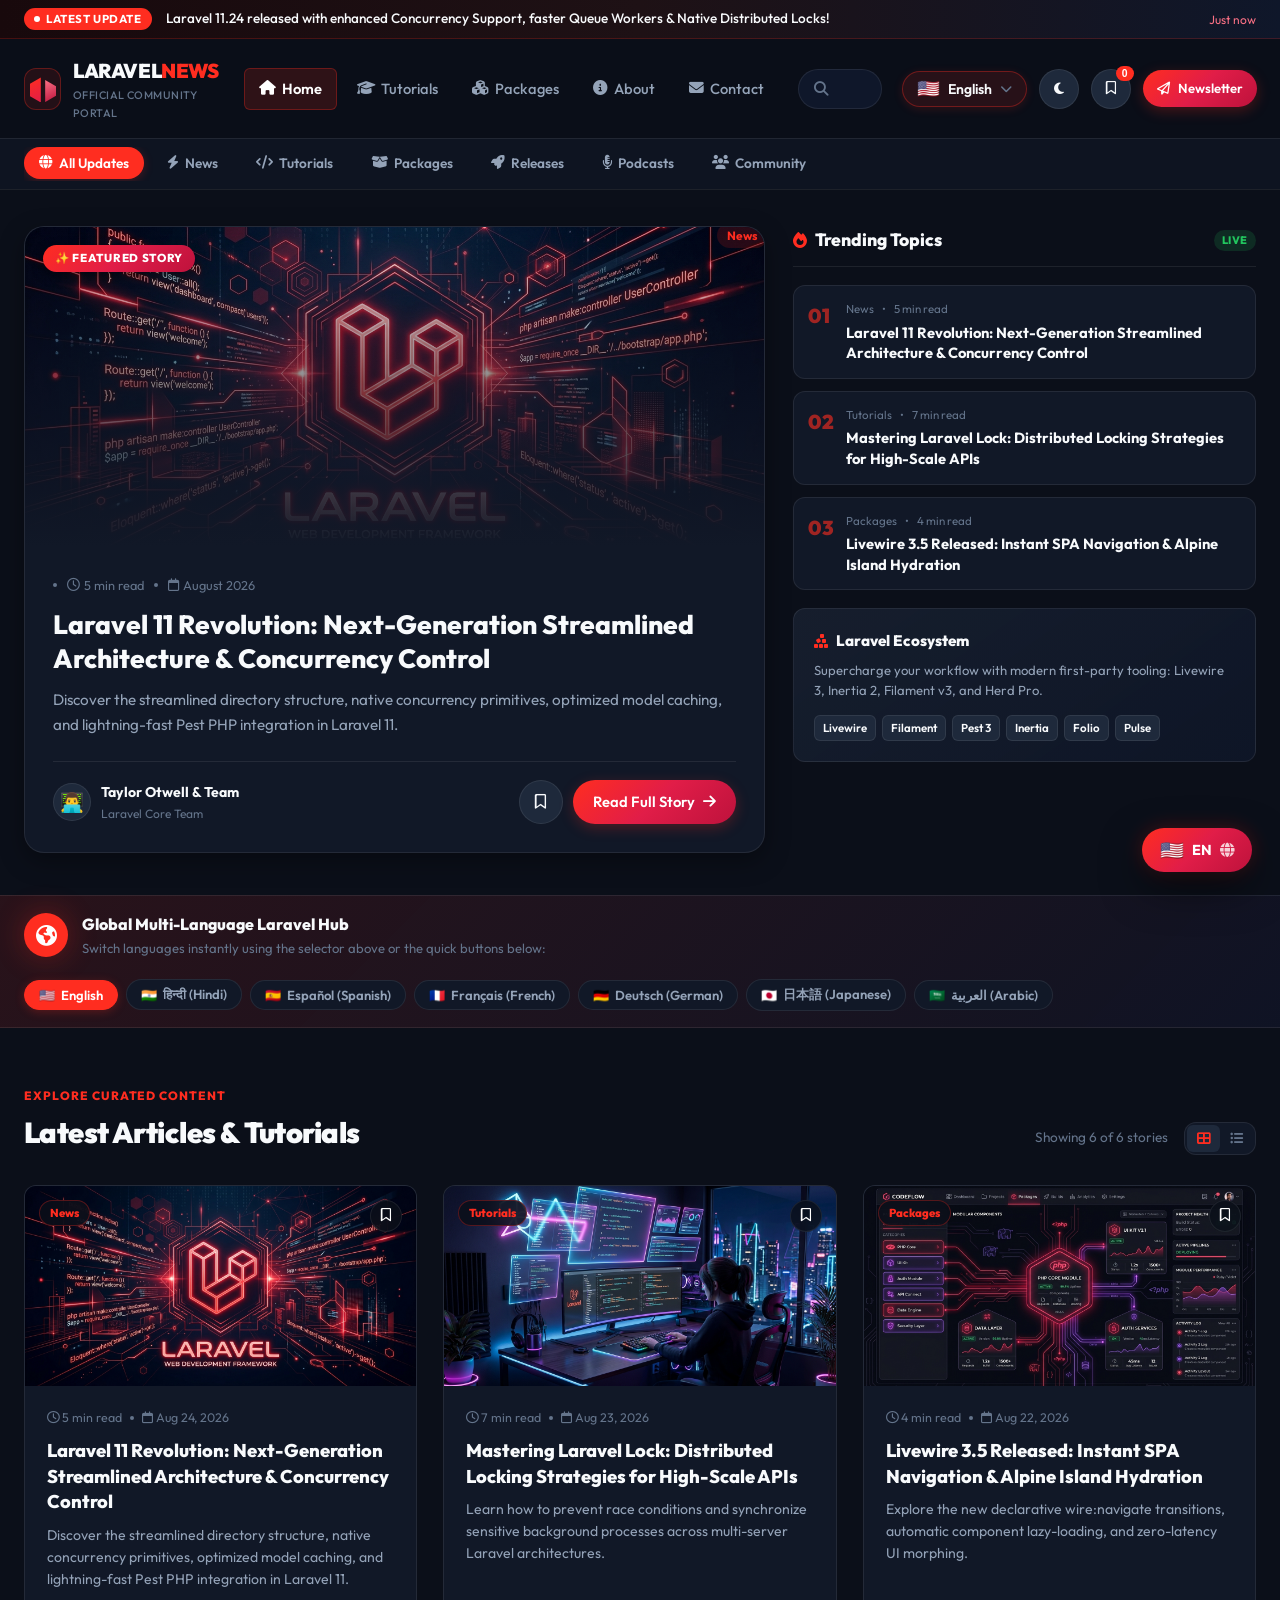
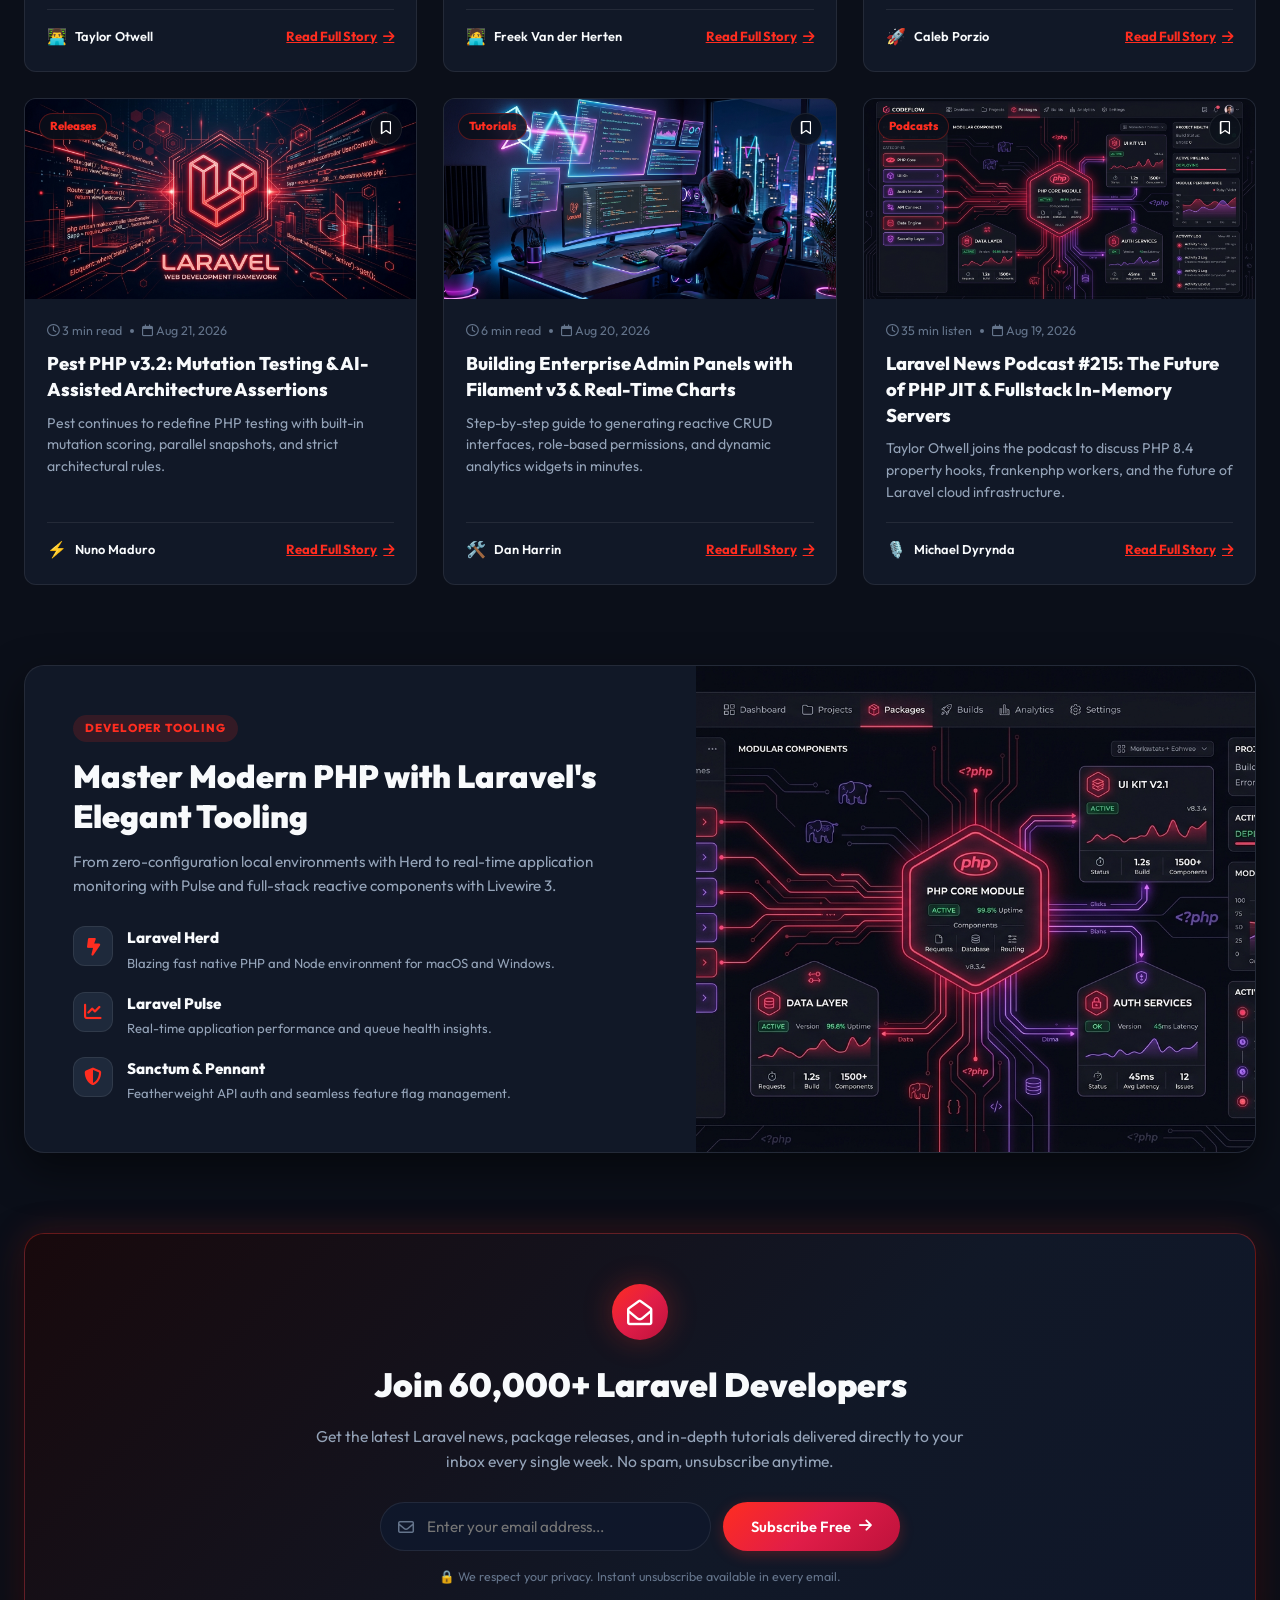
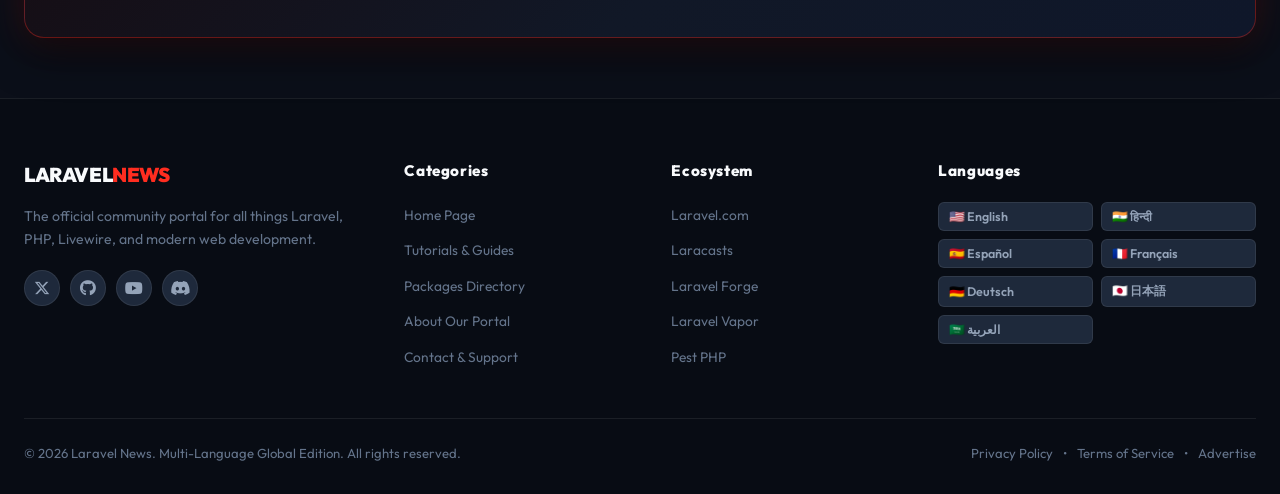
<file: index.html>
<!DOCTYPE html>
<html lang="en" dir="ltr">
<head>
  <meta charset="UTF-8">
  <meta name="viewport" content="width=device-width, initial-scale=1.0">
  <title>Laravel News - Framework Updates, Tutorials, Packages & Multi-Language Hub</title>
  <meta name="description" content="Laravel News is the premier blog of Laravel framework with real-time multi-language translation, tutorials, news, and packages.">
  <link rel="preconnect" href="https://fonts.googleapis.com">
  <link rel="preconnect" href="https://fonts.gstatic.com" crossorigin>
  <link href="https://fonts.googleapis.com/css2?family=Outfit:wght@300;400;500;600;700;800;900&family=JetBrains+Mono:wght@400;500;600&family=Noto+Sans+Devanagari:wght@400;600;700&family=Noto+Sans+Arabic:wght@400;600;700&family=Noto+Sans+JP:wght@400;700&display=swap" rel="stylesheet">
  <link rel="stylesheet" href="https://cdnjs.cloudflare.com/ajax/libs/font-awesome/6.5.1/css/all.min.css">
  <link rel="stylesheet" href="style.css">
</head>
<body class="dark-theme">
  <!-- Breaking News Ticker -->
  <div class="breaking-banner">
    <div class="container ticker-container">
      <div class="ticker-badge">
        <span class="pulse-dot"></span>
        <span data-i18n="ticker_badge">LATEST UPDATE</span>
      </div>
      <div class="ticker-content" id="tickerContent" data-i18n="ticker_text">
        Laravel 11.24 released with enhanced Concurrency Support, faster Queue Workers & Native Distributed Locks!
      </div>
      <div class="ticker-time" id="tickerTime">Just now</div>
    </div>
  </div>

  <!-- Header Navigation -->
  <header class="site-header" id="siteHeader">
    <div class="container header-inner">
      <!-- Brand Logo -->
      <a href="#" class="brand-logo" id="brandLogo">
        <div class="logo-icon-wrapper">
          <svg class="logo-icon" viewBox="0 0 54 48" fill="none" xmlns="http://www.w3.org/2000/svg">
            <path d="M22.5 0L0 12.99V38.97L22.5 51.96V0Z" fill="url(#laravel-grad-1)"/>
            <path d="M54 18.19L31.5 5.2V51.17L54 38.18V18.19Z" fill="url(#laravel-grad-2)"/>
            <defs>
              <linearGradient id="laravel-grad-1" x1="0" y1="0" x2="22.5" y2="51.96" gradientUnits="userSpaceOnUse">
                <stop stop-color="#FF2D20"/>
                <stop offset="1" stop-color="#E11D48"/>
              </linearGradient>
              <linearGradient id="laravel-grad-2" x1="31.5" y1="5.2" x2="54" y2="51.17" gradientUnits="userSpaceOnUse">
                <stop stop-color="#FB7185"/>
                <stop offset="1" stop-color="#BE123C"/>
              </linearGradient>
            </defs>
          </svg>
        </div>
        <div class="logo-text">
          <span class="logo-main">LARAVEL<span class="text-accent">NEWS</span></span>
          <span class="logo-sub" data-i18n="logo_tagline">Official Community Portal</span>
        </div>
      </a>

      <!-- Main Navigation Menu -->
      <nav class="main-nav">
        <a href="index.html" class="nav-link active"><i class="fa-solid fa-house"></i> Home</a>
        <a href="tutorials.html" class="nav-link"><i class="fa-solid fa-graduation-cap"></i> Tutorials</a>
        <a href="packages.html" class="nav-link"><i class="fa-solid fa-cubes"></i> Packages</a>
        <a href="about.html" class="nav-link"><i class="fa-solid fa-circle-info"></i> About</a>
        <a href="contact.html" class="nav-link"><i class="fa-solid fa-envelope"></i> Contact</a>
      </nav>

      <!-- Search Bar -->
      <div class="search-wrapper">
        <i class="fa-solid fa-magnifying-glass search-icon"></i>
        <input type="text" id="searchInput" placeholder="Search tutorials, packages, news..." data-i18n-placeholder="search_placeholder" autocomplete="off">
        <button id="clearSearch" class="clear-search-btn" title="Clear search"><i class="fa-solid fa-xmark"></i></button>
      </div>

      <!-- Navigation Actions -->
      <div class="header-actions">
        <!-- Language Switcher Dropdown (Primary Highlight) -->
        <div class="language-dropdown-wrapper" id="langDropdownWrapper">
          <button class="lang-btn" id="langDropdownBtn" aria-expanded="false" aria-haspopup="true" title="Change Website Language">
            <span class="lang-flag" id="activeLangFlag">🇺🇸</span>
            <span class="lang-name" id="activeLangName">English</span>
            <i class="fa-solid fa-chevron-down lang-chevron"></i>
          </button>

          <div class="lang-menu" id="langMenu" role="menu">
            <div class="lang-menu-header">
              <i class="fa-solid fa-language"></i>
              <span data-i18n="select_language">Select Website Language</span>
            </div>
            <div class="lang-list" id="langList">
              <!-- Rendered via JS -->
            </div>
            <div class="lang-menu-footer">
              <div id="google_translate_element"></div>
              <span class="lang-hint" data-i18n="instant_translation_hint">⚡ Instant Live Translation</span>
            </div>
          </div>
        </div>

        <!-- Theme Toggle -->
        <button class="theme-toggle-btn" id="themeToggleBtn" title="Toggle Light/Dark Theme">
          <i class="fa-solid fa-moon moon-icon"></i>
          <i class="fa-solid fa-sun sun-icon"></i>
        </button>

        <!-- Bookmarks Quick View Button -->
        <button class="icon-btn" id="bookmarksBtn" title="Saved Bookmarks">
          <i class="fa-regular fa-bookmark"></i>
          <span class="badge" id="bookmarkCount">0</span>
        </button>

        <!-- Newsletter Button -->
        <a href="#newsletterSection" class="btn btn-primary btn-sm newsletter-nav-btn">
          <i class="fa-regular fa-paper-plane"></i>
          <span data-i18n="nav_newsletter">Newsletter</span>
        </a>

        <!-- Mobile Menu Hamburger -->
        <button class="mobile-menu-btn" id="mobileMenuBtn" aria-label="Toggle Navigation">
          <span></span>
          <span></span>
          <span></span>
        </button>
      </div>
    </div>

    <!-- Category Nav Bar -->
    <nav class="category-nav">
      <div class="container category-nav-inner">
        <ul class="category-list" id="categoryList">
          <li class="category-item active" data-category="all">
            <button class="category-btn"><i class="fa-solid fa-globe"></i> <span data-i18n="cat_all">All Updates</span></button>
          </li>
          <li class="category-item" data-category="news">
            <button class="category-btn"><i class="fa-solid fa-bolt"></i> <span data-i18n="cat_news">News</span></button>
          </li>
          <li class="category-item" data-category="tutorials">
            <button class="category-btn"><i class="fa-solid fa-code"></i> <span data-i18n="cat_tutorials">Tutorials</span></button>
          </li>
          <li class="category-item" data-category="packages">
            <button class="category-btn"><i class="fa-solid fa-box-open"></i> <span data-i18n="cat_packages">Packages</span></button>
          </li>
          <li class="category-item" data-category="releases">
            <button class="category-btn"><i class="fa-solid fa-rocket"></i> <span data-i18n="cat_releases">Releases</span></button>
          </li>
          <li class="category-item" data-category="podcasts">
            <button class="category-btn"><i class="fa-solid fa-microphone-lines"></i> <span data-i18n="cat_podcasts">Podcasts</span></button>
          </li>
          <li class="category-item" data-category="community">
            <button class="category-btn"><i class="fa-solid fa-users"></i> <span data-i18n="cat_community">Community</span></button>
          </li>
        </ul>
      </div>
    </nav>
  </header>

  <!-- Language Banner Notification (Visible when switched) -->
  <div class="lang-toast" id="langToast">
    <div class="lang-toast-content">
      <i class="fa-solid fa-circle-check toast-icon"></i>
      <span id="langToastText">Language updated successfully!</span>
    </div>
  </div>

  <!-- Main Content Container -->
  <main class="main-content">
    <!-- Hero Section: Spotlight Featured Article -->
    <section class="hero-section">
      <div class="container">
        <div class="hero-grid">
          <!-- Main Hero Featured Card -->
          <div class="hero-card" id="heroFeaturedCard">
            <div class="hero-image-wrapper">
              <img src="assets/images/hero_banner.jpg" alt="Laravel 11 Master Showcase" class="hero-img" id="heroFeaturedImage">
              <div class="hero-overlay"></div>
              <span class="hero-tag" data-i18n="tag_featured">✨ FEATURED STORY</span>
            </div>
            <div class="hero-body">
              <div class="article-meta">
                <span class="badge badge-primary" data-i18n="cat_news">News</span>
                <span class="meta-dot"></span>
                <span class="meta-item"><i class="fa-regular fa-clock"></i> <span data-i18n="read_time_5">5 min read</span></span>
                <span class="meta-dot"></span>
                <span class="meta-item"><i class="fa-regular fa-calendar"></i> August 2026</span>
              </div>
              <h1 class="hero-title" id="heroTitle" data-i18n="hero_title">
                Laravel 11 Revolution: Next-Generation Streamlined Architecture & Concurrency Control
              </h1>
              <p class="hero-excerpt" id="heroExcerpt" data-i18n="hero_excerpt">
                Discover the streamlined directory structure, native concurrency primitives, optimized model caching, and lightning-fast Pest PHP integration in the newest Laravel ecosystem.
              </p>
              <div class="hero-footer">
                <div class="author-info">
                  <div class="author-avatar-group">
                    <div class="avatar">👨‍💻</div>
                    <div>
                      <h4 class="author-name">Taylor Otwell & Team</h4>
                      <p class="author-role" data-i18n="role_creator">Laravel Core Team</p>
                    </div>
                  </div>
                </div>
                <div class="hero-actions">
                  <button class="btn btn-secondary btn-icon bookmark-trigger" data-id="1" title="Bookmark article">
                    <i class="fa-regular fa-bookmark"></i>
                  </button>
                  <a href="article.html?id=1" class="btn btn-primary read-article-btn">
                    <span data-i18n="btn_read_article">Read Full Story</span>
                    <i class="fa-solid fa-arrow-right"></i>
                  </a>
                </div>
              </div>
            </div>
          </div>

          <!-- Secondary Hero Sidebar: Trending Updates -->
          <div class="hero-sidebar">
            <div class="sidebar-header">
              <div class="sidebar-title-wrapper">
                <i class="fa-solid fa-fire text-accent"></i>
                <h3 class="sidebar-title" data-i18n="trending_topics">Trending Topics</h3>
              </div>
              <span class="live-pill" data-i18n="live_pill">LIVE</span>
            </div>

            <div class="trending-list" id="trendingList">
              <!-- Dynamic trending items -->
            </div>

            <!-- Ecosystem Quick Spotlight Card -->
            <div class="ecosystem-mini-card">
              <div class="eco-mini-header">
                <i class="fa-solid fa-cubes-stacked text-accent"></i>
                <h4 data-i18n="ecosystem_box_title">Laravel Ecosystem</h4>
              </div>
              <p class="eco-mini-desc" data-i18n="ecosystem_box_desc">
                Supercharge your workflow with modern first-party tooling: Livewire 3, Inertia 2, Filament v3, and Herd Pro.
              </p>
              <div class="eco-tags">
                <span class="eco-tag">Livewire</span>
                <span class="eco-tag">Filament</span>
                <span class="eco-tag">Pest 3</span>
                <span class="eco-tag">Inertia</span>
                <span class="eco-tag">Folio</span>
                <span class="eco-tag">Pulse</span>
              </div>
            </div>
          </div>
        </div>
      </div>
    </section>

    <!-- Language Quick Bar -->
    <section class="lang-feature-bar">
      <div class="container lang-feature-inner">
        <div class="lang-feature-info">
          <div class="lang-globe-icon">
            <i class="fa-solid fa-earth-americas"></i>
          </div>
          <div>
            <h4 data-i18n="multilingual_hub_title">Global Multi-Language Laravel Hub</h4>
            <p data-i18n="multilingual_hub_desc">Switch languages instantly using the selector above or the quick buttons below:</p>
          </div>
        </div>
        <div class="lang-quick-buttons" id="quickLangButtons">
          <button class="quick-lang-btn active" data-lang="en"><span>🇺🇸</span> English</button>
          <button class="quick-lang-btn" data-lang="hi"><span>🇮🇳</span> हिन्दी (Hindi)</button>
          <button class="quick-lang-btn" data-lang="es"><span>🇪🇸</span> Español (Spanish)</button>
          <button class="quick-lang-btn" data-lang="fr"><span>🇫🇷</span> Français (French)</button>
          <button class="quick-lang-btn" data-lang="de"><span>🇩🇪</span> Deutsch (German)</button>
          <button class="quick-lang-btn" data-lang="ja"><span>🇯🇵</span> 日本語 (Japanese)</button>
          <button class="quick-lang-btn" data-lang="ar"><span>🇸🇦</span> العربية (Arabic)</button>
        </div>
      </div>
    </section>

    <!-- Main Articles Grid Section -->
    <section class="articles-section" id="articlesSection">
      <div class="container">
        <!-- Section Header with Filters -->
        <div class="section-header">
          <div>
            <div class="section-subtitle" data-i18n="explore_curated">EXPLORE CURATED CONTENT</div>
            <h2 class="section-title" id="gridHeading" data-i18n="latest_news_tutorials">Latest Articles & Tutorials</h2>
          </div>
          <div class="grid-controls">
            <span class="article-count-label" id="articleCountLabel">Showing 8 of 8 stories</span>
            <div class="view-mode-toggle">
              <button class="view-btn active" id="gridViewBtn" title="Grid View"><i class="fa-solid fa-table-cells-large"></i></button>
              <button class="view-btn" id="listViewBtn" title="List View"><i class="fa-solid fa-list-ul"></i></button>
            </div>
          </div>
        </div>

        <!-- Articles Grid -->
        <div class="articles-grid" id="articlesGrid">
          <!-- Articles injected via app.js -->
        </div>

        <!-- Empty Search State -->
        <div class="empty-state" id="emptyState" style="display: none;">
          <div class="empty-icon"><i class="fa-solid fa-filter-circle-xmark"></i></div>
          <h3 data-i18n="empty_search_title">No matching stories found</h3>
          <p data-i18n="empty_search_desc">Try searching for different keywords or reset your category filter.</p>
          <button class="btn btn-secondary" id="resetFilterBtn" data-i18n="btn_reset_filters">Reset Filters</button>
        </div>
      </div>
    </section>

    <!-- Laravel Ecosystem Package Showcase -->
    <section class="showcase-section">
      <div class="container">
        <div class="showcase-card">
          <div class="showcase-grid">
            <div class="showcase-content">
              <span class="showcase-badge" data-i18n="badge_tooling">DEVELOPER TOOLING</span>
              <h2 class="showcase-title" data-i18n="showcase_title">Master Modern PHP with Laravel's Elegant Tooling</h2>
              <p class="showcase-desc" data-i18n="showcase_desc">
                From zero-configuration local environments with Herd to real-time application monitoring with Pulse and full-stack reactive components with Livewire 3.
              </p>
              <div class="showcase-features">
                <div class="showcase-item">
                  <div class="feature-icon"><i class="fa-solid fa-bolt-lightning"></i></div>
                  <div>
                    <h4 data-i18n="feat_herd_title">Laravel Herd</h4>
                    <p data-i18n="feat_herd_desc">Blazing fast native PHP and Node environment for macOS and Windows.</p>
                  </div>
                </div>
                <div class="showcase-item">
                  <div class="feature-icon"><i class="fa-solid fa-chart-line"></i></div>
                  <div>
                    <h4 data-i18n="feat_pulse_title">Laravel Pulse</h4>
                    <p data-i18n="feat_pulse_desc">Real-time application performance and queue health insights.</p>
                  </div>
                </div>
                <div class="showcase-item">
                  <div class="feature-icon"><i class="fa-solid fa-shield-halved"></i></div>
                  <div>
                    <h4 data-i18n="feat_sanctum_title">Sanctum & Pennant</h4>
                    <p data-i18n="feat_sanctum_desc">Featherweight API auth and seamless feature flag management.</p>
                  </div>
                </div>
              </div>
            </div>
            <div class="showcase-visual">
              <img src="assets/images/packages_banner.jpg" alt="Developer Tooling Showcase" class="showcase-img">
            </div>
          </div>
        </div>
      </div>
    </section>

    <!-- Weekly Newsletter Subscription Section -->
    <section class="newsletter-section" id="newsletterSection">
      <div class="container">
        <div class="newsletter-card">
          <div class="newsletter-content">
            <div class="newsletter-icon-badge">
              <i class="fa-regular fa-envelope-open"></i>
            </div>
            <h2 class="newsletter-title" data-i18n="newsletter_title">Join 60,000+ Laravel Developers</h2>
            <p class="newsletter-desc" data-i18n="newsletter_desc">
              Get the latest Laravel news, package releases, and in-depth tutorials delivered directly to your inbox every single week. No spam, unsubscribe anytime.
            </p>
            <form class="newsletter-form" id="newsletterForm">
              <div class="input-group">
                <i class="fa-regular fa-envelope input-icon"></i>
                <input type="email" id="newsletterEmail" placeholder="Enter your email address..." data-i18n-placeholder="email_placeholder" required>
              </div>
              <button type="submit" class="btn btn-primary newsletter-submit-btn">
                <span data-i18n="btn_subscribe">Subscribe Free</span>
                <i class="fa-solid fa-arrow-right"></i>
              </button>
            </form>
            <div class="newsletter-privacy" data-i18n="newsletter_privacy">
              🔒 We respect your privacy. Instant unsubscribe available in every email.
            </div>
          </div>
        </div>
      </div>
    </section>
  </main>

  <!-- Article Modal Reader -->
  <div class="modal-backdrop" id="articleModal" aria-hidden="true">
    <div class="modal-container">
      <div class="modal-header">
        <div class="modal-meta" id="modalMeta">
          <!-- Injected via JS -->
        </div>
        <div class="modal-controls">
          <!-- Text to Speech / Listen button -->
          <button class="modal-action-btn" id="ttsBtn" title="Listen to Article (Text to Speech)">
            <i class="fa-solid fa-volume-high"></i>
            <span data-i18n="btn_listen">Listen</span>
          </button>
          <!-- Share Button -->
          <button class="modal-action-btn" id="shareBtn" title="Share article">
            <i class="fa-solid fa-share-nodes"></i>
          </button>
          <!-- Close Button -->
          <button class="modal-close-btn" id="closeModalBtn" title="Close modal">
            <i class="fa-solid fa-xmark"></i>
          </button>
        </div>
      </div>
      <div class="modal-body" id="modalBody">
        <!-- Injected via JS -->
      </div>
    </div>
  </div>

  <!-- Bookmarks Drawer Modal -->
  <div class="drawer-backdrop" id="bookmarksDrawer">
    <div class="drawer-panel">
      <div class="drawer-header">
        <div class="drawer-title-group">
          <i class="fa-solid fa-bookmark text-accent"></i>
          <h3 data-i18n="saved_bookmarks_title">Saved Bookmarks</h3>
        </div>
        <button class="drawer-close-btn" id="closeBookmarksBtn"><i class="fa-solid fa-xmark"></i></button>
      </div>
      <div class="drawer-body" id="bookmarksList">
        <!-- Injected bookmarks -->
      </div>
    </div>
  </div>

  <!-- Floating Multi-Language Button -->
  <div class="floating-lang-toggle" id="floatingLangToggle">
    <button class="floating-btn" id="floatingLangBtn" title="Change Language">
      <span class="floating-flag" id="floatingFlag">🇺🇸</span>
      <span class="floating-code" id="floatingCode">EN</span>
      <i class="fa-solid fa-globe floating-globe"></i>
    </button>
  </div>

  <!-- Site Footer -->
  <footer class="site-footer">
    <div class="container footer-inner">
      <div class="footer-grid">
        <!-- Footer Col 1 -->
        <div class="footer-col footer-col-brand">
          <div class="logo-text">
            <span class="logo-main">LARAVEL<span class="text-accent">NEWS</span></span>
          </div>
          <p class="footer-about" data-i18n="footer_about">
            The official community portal for all things Laravel, PHP, Livewire, and modern web development.
          </p>
          <div class="footer-socials">
            <a href="https://twitter.com/laravelnews" target="_blank" rel="noreferrer" class="social-link" title="Twitter / X"><i class="fa-brands fa-x-twitter"></i></a>
            <a href="https://github.com/laravel" target="_blank" rel="noreferrer" class="social-link" title="GitHub"><i class="fa-brands fa-github"></i></a>
            <a href="https://youtube.com" target="_blank" rel="noreferrer" class="social-link" title="YouTube"><i class="fa-brands fa-youtube"></i></a>
            <a href="https://discord.com" target="_blank" rel="noreferrer" class="social-link" title="Discord"><i class="fa-brands fa-discord"></i></a>
          </div>
        </div>

        <!-- Footer Col 2 -->
        <div class="footer-col">
          <h4 class="footer-heading" data-i18n="footer_categories">Navigation & Pages</h4>
          <ul class="footer-links">
            <li><a href="index.html">Home Page</a></li>
            <li><a href="tutorials.html">Tutorials & Guides</a></li>
            <li><a href="packages.html">Packages Directory</a></li>
            <li><a href="about.html">About Our Portal</a></li>
            <li><a href="contact.html">Contact & Support</a></li>
          </ul>
        </div>

        <!-- Footer Col 3 -->
        <div class="footer-col">
          <h4 class="footer-heading" data-i18n="footer_ecosystem">Ecosystem</h4>
          <ul class="footer-links">
            <li><a href="https://laravel.com" target="_blank" rel="noreferrer">Laravel.com</a></li>
            <li><a href="https://laracasts.com" target="_blank" rel="noreferrer">Laracasts</a></li>
            <li><a href="https://forge.laravel.com" target="_blank" rel="noreferrer">Laravel Forge</a></li>
            <li><a href="https://vapor.laravel.com" target="_blank" rel="noreferrer">Laravel Vapor</a></li>
            <li><a href="https://pestphp.com" target="_blank" rel="noreferrer">Pest PHP</a></li>
          </ul>
        </div>

        <!-- Footer Col 4: Quick Language Matrix -->
        <div class="footer-col">
          <h4 class="footer-heading" data-i18n="footer_languages">Languages</h4>
          <div class="footer-lang-grid">
            <button class="footer-lang-btn" data-lang="en">🇺🇸 English</button>
            <button class="footer-lang-btn" data-lang="hi">🇮🇳 हिन्दी</button>
            <button class="footer-lang-btn" data-lang="es">🇪🇸 Español</button>
            <button class="footer-lang-btn" data-lang="fr">🇫🇷 Français</button>
            <button class="footer-lang-btn" data-lang="de">🇩🇪 Deutsch</button>
            <button class="footer-lang-btn" data-lang="ja">🇯🇵 日本語</button>
            <button class="footer-lang-btn" data-lang="ar">🇸🇦 العربية</button>
          </div>
        </div>
      </div>

      <div class="footer-bottom">
        <p data-i18n="footer_copyright">© 2026 Laravel News. Multi-Language Global Edition. All rights reserved.</p>
        <div class="footer-bottom-links">
          <a href="#" data-i18n="privacy_policy">Privacy Policy</a>
          <span>•</span>
          <a href="#" data-i18n="terms_service">Terms of Service</a>
          <span>•</span>
          <a href="#" data-i18n="advertise">Advertise</a>
        </div>
      </div>
    </div>
  </footer>

  <!-- Scripts -->
  <script src="app.js"></script>
  <!-- Google Translate script helper as an automatic multi-language fallback -->
  <script type="text/javascript">
    function googleTranslateElementInit() {
      new google.translate.TranslateElement({
        pageLanguage: 'en',
        layout: google.translate.TranslateElement.InlineLayout.SIMPLE,
        autoDisplay: false
      }, 'google_translate_element');
    }
  </script>
  <script type="text/javascript" src="//translate.google.com/translate_a/element.js?cb=googleTranslateElementInit"></script>
</body>
</html>
</file>
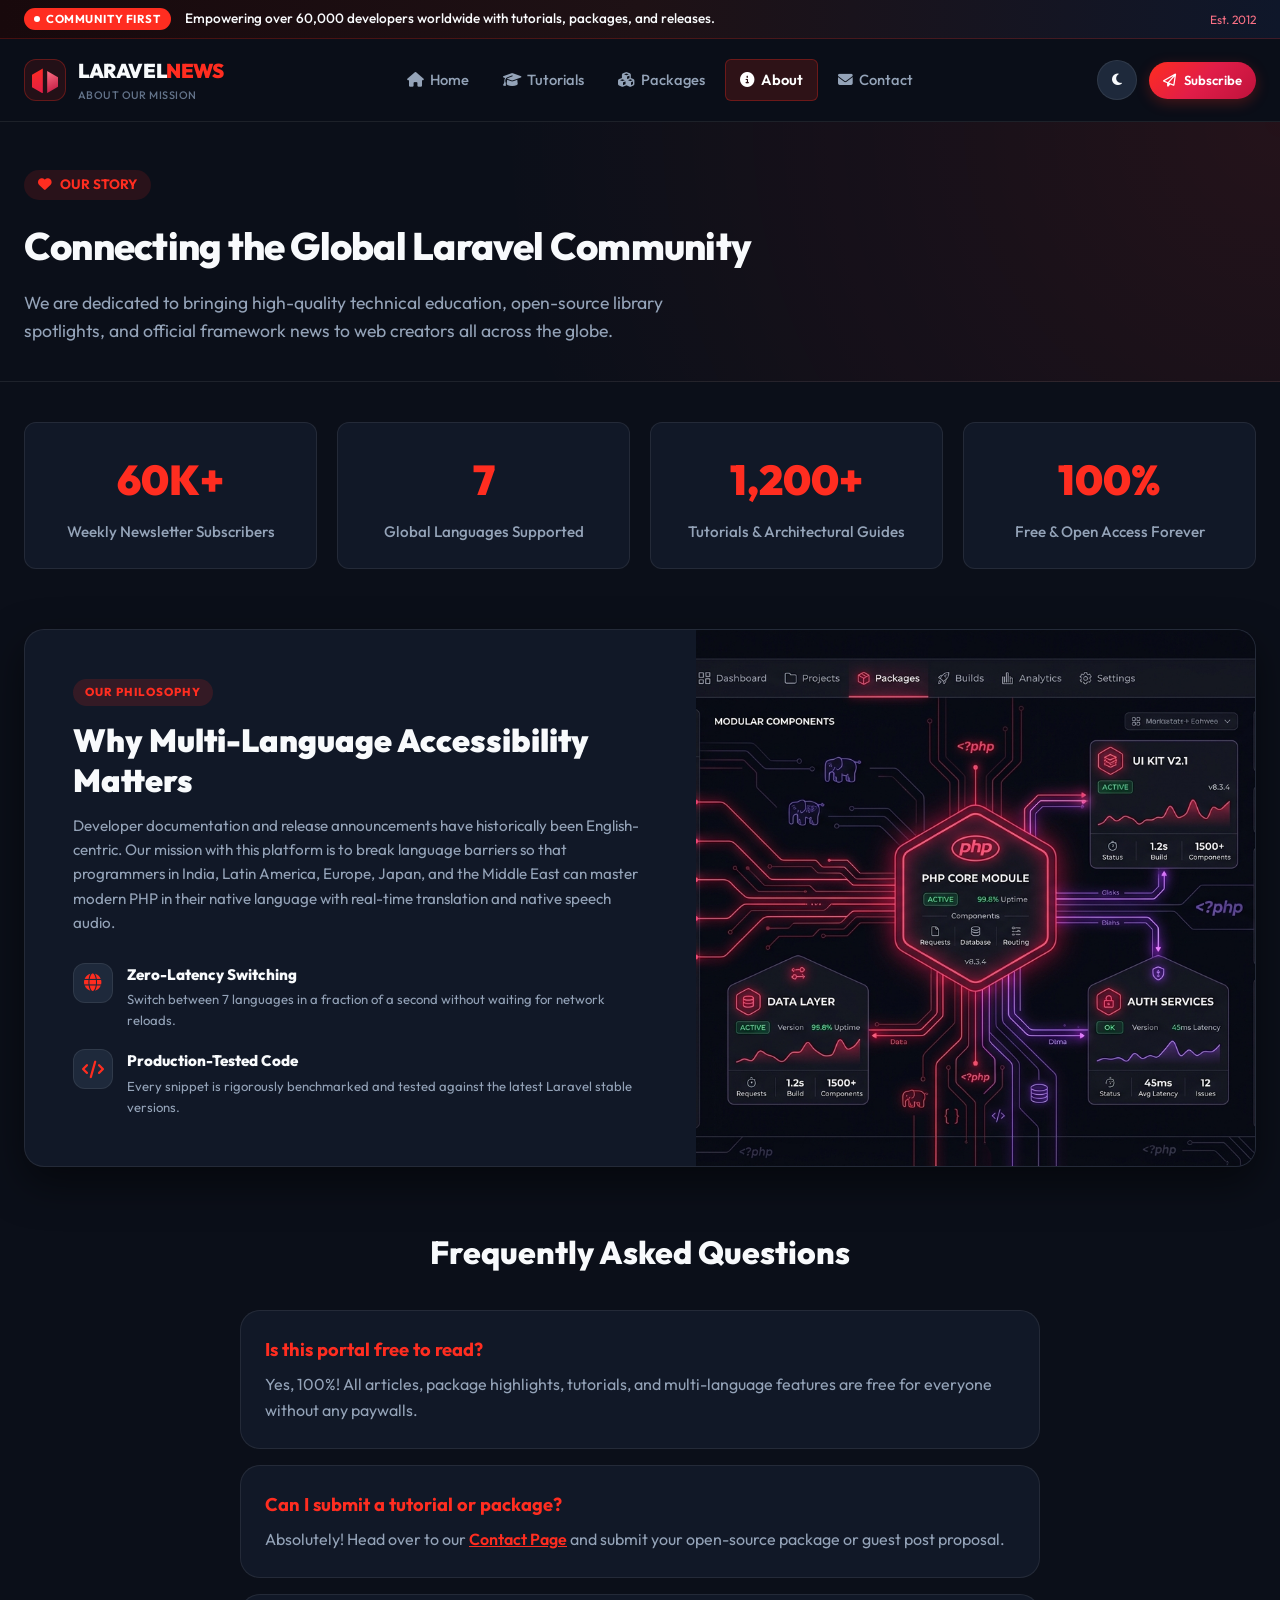
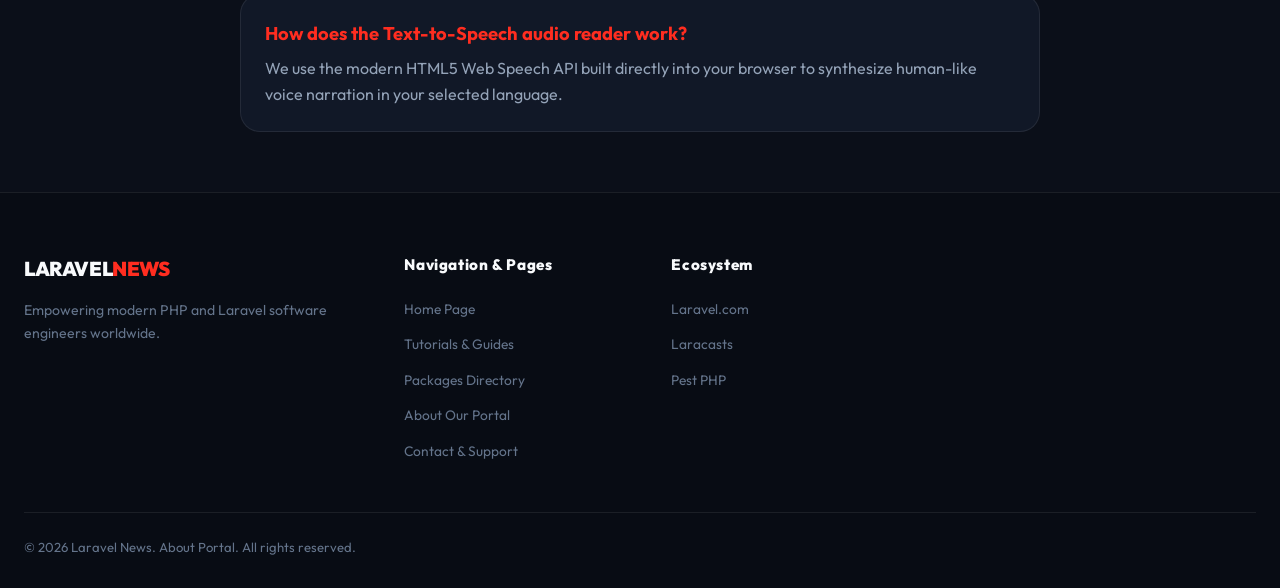
<file: about.html>
<!DOCTYPE html>
<html lang="en" dir="ltr">
<head>
  <meta charset="UTF-8">
  <meta name="viewport" content="width=device-width, initial-scale=1.0">
  <title>About Us - Laravel News</title>
  <meta name="description" content="Learn about our mission to empower PHP & Laravel developers worldwide.">
  <link rel="preconnect" href="https://fonts.googleapis.com">
  <link rel="preconnect" href="https://fonts.gstatic.com" crossorigin>
  <link href="https://fonts.googleapis.com/css2?family=Outfit:wght@300;400;500;600;700;800;900&family=JetBrains+Mono:wght@400;500;600&family=Noto+Sans+Devanagari:wght@400;600;700&display=swap" rel="stylesheet">
  <link rel="stylesheet" href="https://cdnjs.cloudflare.com/ajax/libs/font-awesome/6.5.1/css/all.min.css">
  <link rel="stylesheet" href="style.css">
</head>
<body class="dark-theme">
  <!-- Breaking News Ticker -->
  <div class="breaking-banner">
    <div class="container ticker-container">
      <div class="ticker-badge">
        <span class="pulse-dot"></span>
        <span>COMMUNITY FIRST</span>
      </div>
      <div class="ticker-content">
        Empowering over 60,000 developers worldwide with tutorials, packages, and releases.
      </div>
      <div class="ticker-time">Est. 2012</div>
    </div>
  </div>

  <!-- Header -->
  <header class="site-header">
    <div class="container header-inner">
      <a href="index.html" class="brand-logo">
        <div class="logo-icon-wrapper">
          <svg class="logo-icon" viewBox="0 0 54 48" fill="none" xmlns="http://www.w3.org/2000/svg">
            <path d="M22.5 0L0 12.99V38.97L22.5 51.96V0Z" fill="url(#laravel-grad-1)"/>
            <path d="M54 18.19L31.5 5.2V51.17L54 38.18V18.19Z" fill="url(#laravel-grad-2)"/>
            <defs>
              <linearGradient id="laravel-grad-1" x1="0" y1="0" x2="22.5" y2="51.96" gradientUnits="userSpaceOnUse">
                <stop stop-color="#FF2D20"/>
                <stop offset="1" stop-color="#E11D48"/>
              </linearGradient>
              <linearGradient id="laravel-grad-2" x1="31.5" y1="5.2" x2="54" y2="51.17" gradientUnits="userSpaceOnUse">
                <stop stop-color="#FB7185"/>
                <stop offset="1" stop-color="#BE123C"/>
              </linearGradient>
            </defs>
          </svg>
        </div>
        <div class="logo-text">
          <span class="logo-main">LARAVEL<span class="text-accent">NEWS</span></span>
          <span class="logo-sub">About Our Mission</span>
        </div>
      </a>

      <!-- Main Navigation Menu -->
      <nav class="main-nav">
        <a href="index.html" class="nav-link"><i class="fa-solid fa-house"></i> Home</a>
        <a href="tutorials.html" class="nav-link"><i class="fa-solid fa-graduation-cap"></i> Tutorials</a>
        <a href="packages.html" class="nav-link"><i class="fa-solid fa-cubes"></i> Packages</a>
        <a href="about.html" class="nav-link active"><i class="fa-solid fa-circle-info"></i> About</a>
        <a href="contact.html" class="nav-link"><i class="fa-solid fa-envelope"></i> Contact</a>
      </nav>

      <div class="header-actions">
        <button class="theme-toggle-btn" id="themeToggleBtn" title="Toggle Light/Dark Theme">
          <i class="fa-solid fa-moon moon-icon"></i>
          <i class="fa-solid fa-sun sun-icon"></i>
        </button>

        <a href="contact.html" class="btn btn-primary btn-sm newsletter-nav-btn">
          <i class="fa-regular fa-paper-plane"></i>
          <span>Subscribe</span>
        </a>
      </div>
    </div>
  </header>

  <!-- Page Hero -->
  <section class="page-hero">
    <div class="container">
      <div class="hero-badge" style="display: inline-flex; align-items: center; gap: 8px; background: rgba(255,45,32,0.12); color: var(--laravel-red); padding: 4px 14px; border-radius: 999px; font-weight: 700; font-size: 0.85rem; margin-bottom: 16px;">
        <i class="fa-solid fa-heart"></i> OUR STORY
      </div>
      <h1 class="page-hero-title">Connecting the Global Laravel Community</h1>
      <p class="page-hero-subtitle">We are dedicated to bringing high-quality technical education, open-source library spotlights, and official framework news to web creators all across the globe.</p>
    </div>
  </section>

  <!-- Main Content -->
  <main class="main-content">
    <div class="container">
      
      <!-- Stats Grid -->
      <div class="about-stats-grid">
        <div class="stat-box">
          <div class="stat-number">60K+</div>
          <div class="stat-label">Weekly Newsletter Subscribers</div>
        </div>
        <div class="stat-box">
          <div class="stat-number">7</div>
          <div class="stat-label">Global Languages Supported</div>
        </div>
        <div class="stat-box">
          <div class="stat-number">1,200+</div>
          <div class="stat-label">Tutorials & Architectural Guides</div>
        </div>
        <div class="stat-box">
          <div class="stat-number">100%</div>
          <div class="stat-label">Free & Open Access Forever</div>
        </div>
      </div>

      <!-- Mission Section -->
      <div class="showcase-card" style="margin: 60px 0;">
        <div class="showcase-grid">
          <div class="showcase-content">
            <span class="showcase-badge">OUR PHILOSOPHY</span>
            <h2 class="showcase-title">Why Multi-Language Accessibility Matters</h2>
            <p class="showcase-desc">
              Developer documentation and release announcements have historically been English-centric. Our mission with this platform is to break language barriers so that programmers in India, Latin America, Europe, Japan, and the Middle East can master modern PHP in their native language with real-time translation and native speech audio.
            </p>
            <div class="showcase-features">
              <div class="showcase-item">
                <div class="feature-icon"><i class="fa-solid fa-globe"></i></div>
                <div>
                  <h4>Zero-Latency Switching</h4>
                  <p>Switch between 7 languages in a fraction of a second without waiting for network reloads.</p>
                </div>
              </div>
              <div class="showcase-item">
                <div class="feature-icon"><i class="fa-solid fa-code"></i></div>
                <div>
                  <h4>Production-Tested Code</h4>
                  <p>Every snippet is rigorously benchmarked and tested against the latest Laravel stable versions.</p>
                </div>
              </div>
            </div>
          </div>
          <div class="showcase-visual">
            <img src="assets/images/packages_banner.jpg" alt="Developer Ecosystem" class="showcase-img">
          </div>
        </div>
      </div>

      <!-- FAQ Section -->
      <div style="max-width: 800px; margin: 60px auto;">
        <h2 style="font-size: 2rem; font-weight: 800; text-align: center; margin-bottom: 32px;">Frequently Asked Questions</h2>
        
        <div class="package-card" style="margin-bottom: 16px;">
          <h4 style="font-size: 1.15rem; margin-bottom: 8px; color: var(--laravel-red);">Is this portal free to read?</h4>
          <p style="color: var(--text-secondary); line-height: 1.6;">Yes, 100%! All articles, package highlights, tutorials, and multi-language features are free for everyone without any paywalls.</p>
        </div>

        <div class="package-card" style="margin-bottom: 16px;">
          <h4 style="font-size: 1.15rem; margin-bottom: 8px; color: var(--laravel-red);">Can I submit a tutorial or package?</h4>
          <p style="color: var(--text-secondary); line-height: 1.6;">Absolutely! Head over to our <a href="contact.html" style="color: var(--laravel-red); font-weight: 600;">Contact Page</a> and submit your open-source package or guest post proposal.</p>
        </div>

        <div class="package-card" style="margin-bottom: 16px;">
          <h4 style="font-size: 1.15rem; margin-bottom: 8px; color: var(--laravel-red);">How does the Text-to-Speech audio reader work?</h4>
          <p style="color: var(--text-secondary); line-height: 1.6;">We use the modern HTML5 Web Speech API built directly into your browser to synthesize human-like voice narration in your selected language.</p>
        </div>
      </div>

    </div>
  </main>

  <!-- Site Footer -->
  <footer class="site-footer">
    <div class="container footer-inner">
      <div class="footer-grid">
        <div class="footer-col footer-col-brand">
          <div class="logo-text">
            <span class="logo-main">LARAVEL<span class="text-accent">NEWS</span></span>
          </div>
          <p class="footer-about">
            Empowering modern PHP and Laravel software engineers worldwide.
          </p>
        </div>

        <div class="footer-col">
          <h4 class="footer-heading">Navigation & Pages</h4>
          <ul class="footer-links">
            <li><a href="index.html">Home Page</a></li>
            <li><a href="tutorials.html">Tutorials & Guides</a></li>
            <li><a href="packages.html">Packages Directory</a></li>
            <li><a href="about.html">About Our Portal</a></li>
            <li><a href="contact.html">Contact & Support</a></li>
          </ul>
        </div>

        <div class="footer-col">
          <h4 class="footer-heading">Ecosystem</h4>
          <ul class="footer-links">
            <li><a href="https://laravel.com" target="_blank">Laravel.com</a></li>
            <li><a href="https://laracasts.com" target="_blank">Laracasts</a></li>
            <li><a href="https://pestphp.com" target="_blank">Pest PHP</a></li>
          </ul>
        </div>
      </div>

      <div class="footer-bottom">
        <p>© 2026 Laravel News. About Portal. All rights reserved.</p>
      </div>
    </div>
  </footer>

  <script>
    const themeBtn = document.getElementById('themeToggleBtn');
    if (localStorage.getItem('ln_theme') === 'light') {
      document.body.classList.remove('dark-theme');
      document.body.classList.add('light-theme');
    }
    themeBtn.addEventListener('click', () => {
      const isLight = document.body.classList.toggle('light-theme');
      document.body.classList.toggle('dark-theme', !isLight);
      localStorage.setItem('ln_theme', isLight ? 'light' : 'dark');
    });
  </script>
</body>
</html>
</file>
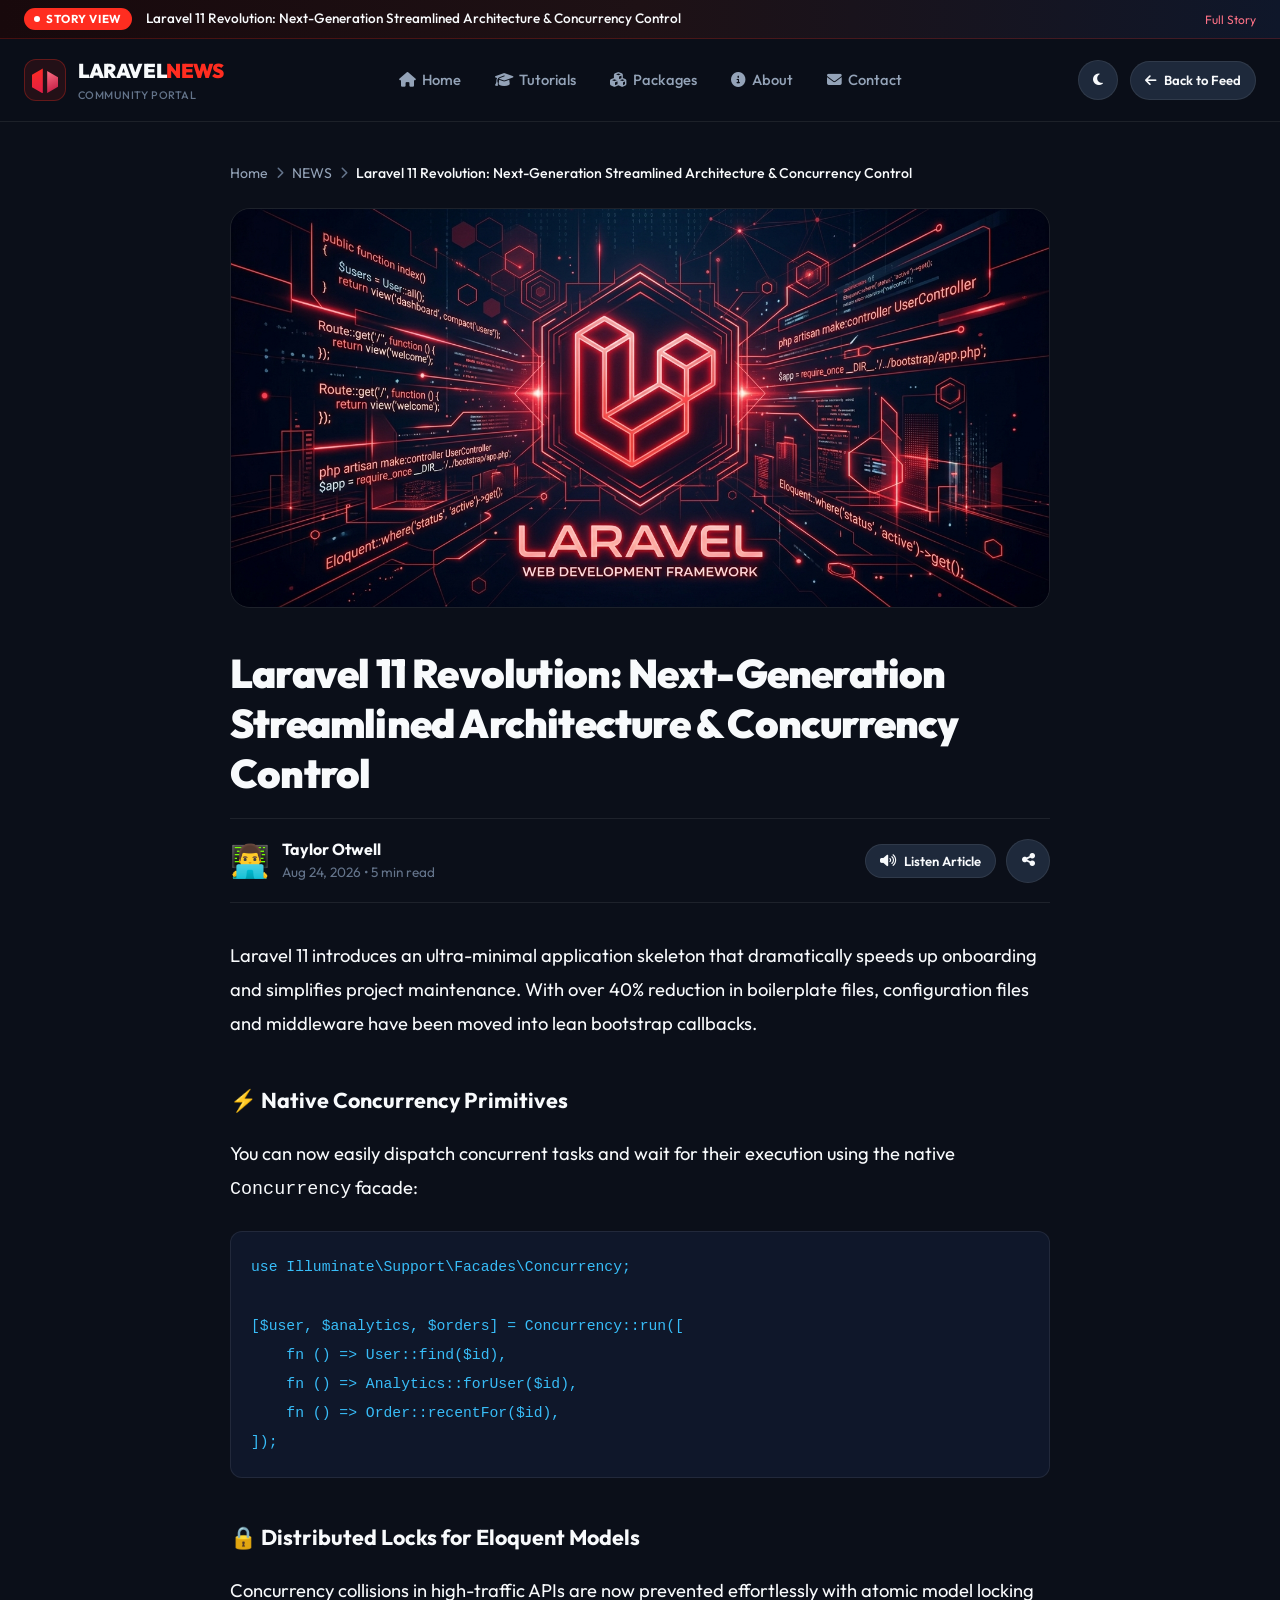
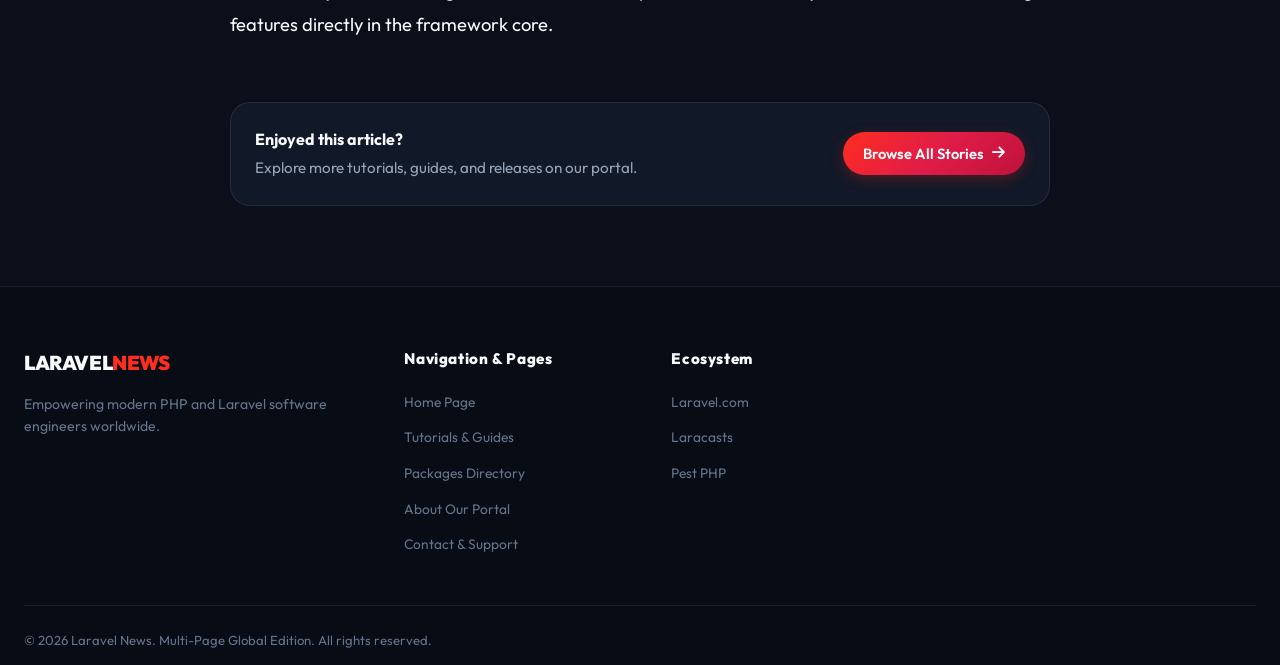
<file: article.html>
<!DOCTYPE html>
<html lang="en" dir="ltr">
<head>
  <meta charset="UTF-8">
  <meta name="viewport" content="width=device-width, initial-scale=1.0">
  <title>Article Reader - Laravel News</title>
  <link rel="preconnect" href="https://fonts.googleapis.com">
  <link rel="preconnect" href="https://fonts.gstatic.com" crossorigin>
  <link href="https://fonts.googleapis.com/css2?family=Outfit:wght@300;400;500;600;700;800;900&family=JetBrains+Mono:wght@400;500;600&family=Noto+Sans+Devanagari:wght@400;600;700&display=swap" rel="stylesheet">
  <link rel="stylesheet" href="https://cdnjs.cloudflare.com/ajax/libs/font-awesome/6.5.1/css/all.min.css">
  <link rel="stylesheet" href="style.css">
</head>
<body class="dark-theme">
  <!-- Breaking Banner -->
  <div class="breaking-banner">
    <div class="container ticker-container">
      <div class="ticker-badge">
        <span class="pulse-dot"></span>
        <span>STORY VIEW</span>
      </div>
      <div class="ticker-content" id="articleTicker">
        Laravel 11.24 released with enhanced Concurrency Support & Distributed Locks!
      </div>
      <div class="ticker-time">Full Story</div>
    </div>
  </div>

  <!-- Header -->
  <header class="site-header">
    <div class="container header-inner">
      <a href="index.html" class="brand-logo">
        <div class="logo-icon-wrapper">
          <svg class="logo-icon" viewBox="0 0 54 48" fill="none" xmlns="http://www.w3.org/2000/svg">
            <path d="M22.5 0L0 12.99V38.97L22.5 51.96V0Z" fill="url(#laravel-grad-1)"/>
            <path d="M54 18.19L31.5 5.2V51.17L54 38.18V18.19Z" fill="url(#laravel-grad-2)"/>
            <defs>
              <linearGradient id="laravel-grad-1" x1="0" y1="0" x2="22.5" y2="51.96" gradientUnits="userSpaceOnUse">
                <stop stop-color="#FF2D20"/>
                <stop offset="1" stop-color="#E11D48"/>
              </linearGradient>
              <linearGradient id="laravel-grad-2" x1="31.5" y1="5.2" x2="54" y2="51.17" gradientUnits="userSpaceOnUse">
                <stop stop-color="#FB7185"/>
                <stop offset="1" stop-color="#BE123C"/>
              </linearGradient>
            </defs>
          </svg>
        </div>
        <div class="logo-text">
          <span class="logo-main">LARAVEL<span class="text-accent">NEWS</span></span>
          <span class="logo-sub">Community Portal</span>
        </div>
      </a>

      <!-- Main Navigation Menu -->
      <nav class="main-nav">
        <a href="index.html" class="nav-link"><i class="fa-solid fa-house"></i> Home</a>
        <a href="tutorials.html" class="nav-link"><i class="fa-solid fa-graduation-cap"></i> Tutorials</a>
        <a href="packages.html" class="nav-link"><i class="fa-solid fa-cubes"></i> Packages</a>
        <a href="about.html" class="nav-link"><i class="fa-solid fa-circle-info"></i> About</a>
        <a href="contact.html" class="nav-link"><i class="fa-solid fa-envelope"></i> Contact</a>
      </nav>

      <div class="header-actions">
        <!-- Theme Toggle -->
        <button class="theme-toggle-btn" id="themeToggleBtn" title="Toggle Light/Dark Theme">
          <i class="fa-solid fa-moon moon-icon"></i>
          <i class="fa-solid fa-sun sun-icon"></i>
        </button>

        <a href="index.html" class="btn btn-secondary btn-sm">
          <i class="fa-solid fa-arrow-left"></i>
          <span>Back to Feed</span>
        </a>
      </div>
    </div>
  </header>

  <!-- Full Article View -->
  <main class="main-content">
    <div class="article-full-container">
      
      <!-- Breadcrumbs -->
      <div class="article-breadcrumbs">
        <a href="index.html">Home</a>
        <i class="fa-solid fa-chevron-right" style="font-size: 0.75rem;"></i>
        <a href="index.html" id="breadcrumbCategory">News</a>
        <i class="fa-solid fa-chevron-right" style="font-size: 0.75rem;"></i>
        <span style="color: var(--text-primary); font-weight: 500;" id="breadcrumbTitle">Full Story</span>
      </div>

      <!-- Hero Banner -->
      <img src="assets/images/hero_banner.jpg" alt="Article Banner" class="article-hero-banner" id="articleHeroImg">

      <!-- Title -->
      <h1 class="article-full-title" id="articleTitle">Laravel 11 Revolution: Next-Generation Streamlined Architecture & Concurrency Control</h1>

      <!-- Metadata & Controls -->
      <div class="article-full-meta">
        <div style="display: flex; align-items: center; gap: 12px;">
          <div style="font-size: 2rem;" id="articleAuthorAvatar">👨‍💻</div>
          <div>
            <div style="font-weight: 700; color: var(--text-primary);" id="articleAuthor">Taylor Otwell & Team</div>
            <div style="font-size: 0.85rem; color: var(--text-muted);" id="articleDate">August 2026 • 5 min read</div>
          </div>
        </div>

        <div style="display: flex; align-items: center; gap: 10px;">
          <!-- Audio narration button -->
          <button class="btn btn-secondary btn-sm" id="fullPageTtsBtn">
            <i class="fa-solid fa-volume-high"></i>
            <span id="ttsBtnLabel">Listen Article</span>
          </button>

          <!-- Share button -->
          <button class="btn btn-secondary btn-icon" id="shareStoryBtn" title="Share Story">
            <i class="fa-solid fa-share-nodes"></i>
          </button>
        </div>
      </div>

      <!-- Content Body -->
      <div class="article-content-body" id="articleBody">
        <p>Laravel 11 introduces an ultra-minimal application skeleton that dramatically speeds up onboarding and simplifies project maintenance. With over 40% reduction in boilerplate files, configuration files and middleware have been moved into lean bootstrap callbacks.</p>
        
        <h2>⚡ Native Concurrency Primitives</h2>
        <p>You can now easily dispatch concurrent tasks and wait for their execution using the native <code>Concurrency</code> facade:</p>
        
        <pre><code>use Illuminate\Support\Facades\Concurrency;

[$user, $analytics, $orders] = Concurrency::run([
    fn () => User::find($id),
    fn () => Analytics::forUser($id),
    fn () => Order::recentFor($id),
]);</code></pre>

        <h2>🔒 Distributed Locks for Eloquent Models</h2>
        <p>Concurrency collisions in high-traffic APIs are now prevented effortlessly with atomic model locking features directly in the framework core.</p>

        <p>The new architecture also features native support for Pest 3 out of the box, optimized cache tagging for Redis clusters, and automatic memory cleanup during heavy queue workloads.</p>
      </div>

      <!-- Back to All Stories -->
      <div style="margin-top: 60px; padding: 24px; background: var(--bg-card); border-radius: var(--radius-lg); border: 1px solid var(--border-color); display: flex; align-items: center; justify-content: space-between; flex-wrap: wrap; gap: 16px;">
        <div>
          <h4 style="margin-bottom: 4px; font-weight: 700;">Enjoyed this article?</h4>
          <p style="color: var(--text-secondary); font-size: 0.95rem;">Explore more tutorials, guides, and releases on our portal.</p>
        </div>
        <a href="index.html" class="btn btn-primary">Browse All Stories <i class="fa-solid fa-arrow-right"></i></a>
      </div>

    </div>
  </main>

  <!-- Footer -->
  <footer class="site-footer">
    <div class="container footer-inner">
      <div class="footer-grid">
        <div class="footer-col footer-col-brand">
          <div class="logo-text">
            <span class="logo-main">LARAVEL<span class="text-accent">NEWS</span></span>
          </div>
          <p class="footer-about">
            Empowering modern PHP and Laravel software engineers worldwide.
          </p>
        </div>

        <div class="footer-col">
          <h4 class="footer-heading">Navigation & Pages</h4>
          <ul class="footer-links">
            <li><a href="index.html">Home Page</a></li>
            <li><a href="tutorials.html">Tutorials & Guides</a></li>
            <li><a href="packages.html">Packages Directory</a></li>
            <li><a href="about.html">About Our Portal</a></li>
            <li><a href="contact.html">Contact & Support</a></li>
          </ul>
        </div>

        <div class="footer-col">
          <h4 class="footer-heading">Ecosystem</h4>
          <ul class="footer-links">
            <li><a href="https://laravel.com" target="_blank">Laravel.com</a></li>
            <li><a href="https://laracasts.com" target="_blank">Laracasts</a></li>
            <li><a href="https://pestphp.com" target="_blank">Pest PHP</a></li>
          </ul>
        </div>
      </div>

      <div class="footer-bottom">
        <p>© 2026 Laravel News. Multi-Page Global Edition. All rights reserved.</p>
      </div>
    </div>
  </footer>

  <script src="app.js"></script>
  <script>
    // Load article details from ARTICLES array in app.js if present
    document.addEventListener('DOMContentLoaded', () => {
      const urlParams = new URLSearchParams(window.location.search);
      const articleId = parseInt(urlParams.get('id'), 10) || 1;
      
      if (typeof ARTICLES !== 'undefined') {
        const article = ARTICLES.find(a => a.id === articleId) || ARTICLES[0];
        if (article) {
          const currentLang = localStorage.getItem('ln_language') || 'en';
          const trans = (article.translations && article.translations[currentLang]) 
                        ? article.translations[currentLang] 
                        : article.translations['en'];

          document.title = `${trans.title} - Laravel News`;
          document.getElementById('articleTitle').textContent = trans.title;
          document.getElementById('breadcrumbTitle').textContent = trans.title;
          document.getElementById('breadcrumbCategory').textContent = article.category.toUpperCase();
          document.getElementById('articleAuthor').textContent = article.author || 'Laravel Team';
          document.getElementById('articleAuthorAvatar').textContent = article.authorAvatar || '👨‍💻';
          document.getElementById('articleDate').textContent = `${article.date} • ${article.readTime}`;
          document.getElementById('articleHeroImg').src = article.image;
          document.getElementById('articleBody').innerHTML = trans.content;
          document.getElementById('articleTicker').textContent = trans.title;
        }
      }

      // Audio Reader for this full page
      let speechUtterance = null;
      let isPlaying = false;
      const ttsBtn = document.getElementById('fullPageTtsBtn');
      const ttsLabel = document.getElementById('ttsBtnLabel');

      ttsBtn.addEventListener('click', () => {
        if (!('speechSynthesis' in window)) {
          alert('Sorry, text-to-speech is not supported by your browser.');
          return;
        }

        if (isPlaying) {
          window.speechSynthesis.cancel();
          isPlaying = false;
          ttsLabel.textContent = 'Listen Article';
          ttsBtn.querySelector('i').className = 'fa-solid fa-volume-high';
        } else {
          window.speechSynthesis.cancel();
          const textToRead = document.getElementById('articleTitle').innerText + '. ' + document.getElementById('articleBody').innerText;
          speechUtterance = new SpeechSynthesisUtterance(textToRead);
          
          speechUtterance.onend = () => {
            isPlaying = false;
            ttsLabel.textContent = 'Listen Article';
            ttsBtn.querySelector('i').className = 'fa-solid fa-volume-high';
          };

          speechUtterance.onerror = () => {
            isPlaying = false;
            ttsLabel.textContent = 'Listen Article';
            ttsBtn.querySelector('i').className = 'fa-solid fa-volume-high';
          };

          window.speechSynthesis.speak(speechUtterance);
          isPlaying = true;
          ttsLabel.textContent = 'Stop Audio';
          ttsBtn.querySelector('i').className = 'fa-solid fa-stop';
        }
      });

      // Share button
      document.getElementById('shareStoryBtn').addEventListener('click', () => {
        if (navigator.share) {
          navigator.share({ title: document.title, url: window.location.href }).catch(() => {});
        } else {
          navigator.clipboard.writeText(window.location.href);
          alert('Story link copied to clipboard!');
        }
      });
    });

    // Theme toggle
    const themeBtn = document.getElementById('themeToggleBtn');
    if (localStorage.getItem('ln_theme') === 'light') {
      document.body.classList.remove('dark-theme');
      document.body.classList.add('light-theme');
    }
    themeBtn.addEventListener('click', () => {
      const isLight = document.body.classList.toggle('light-theme');
      document.body.classList.toggle('dark-theme', !isLight);
      localStorage.setItem('ln_theme', isLight ? 'light' : 'dark');
    });
  </script>
</body>
</html>
</file>
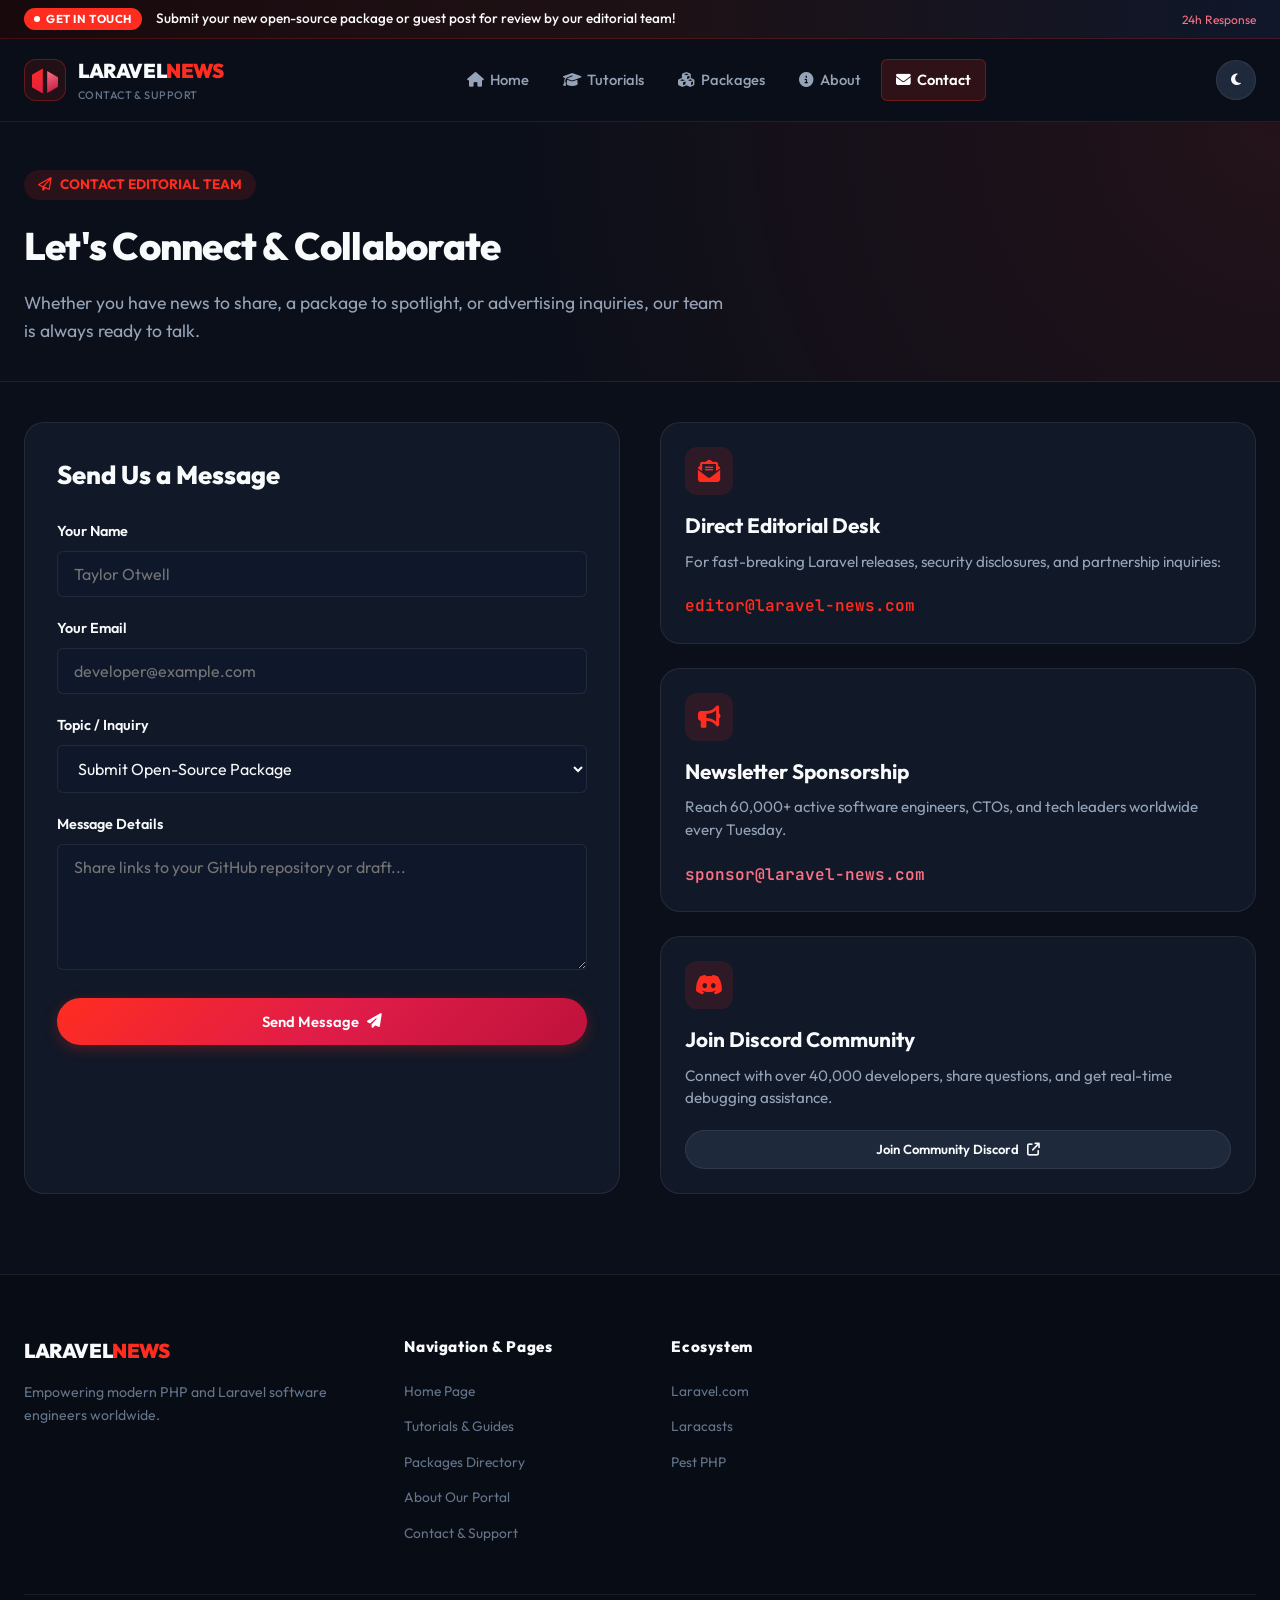
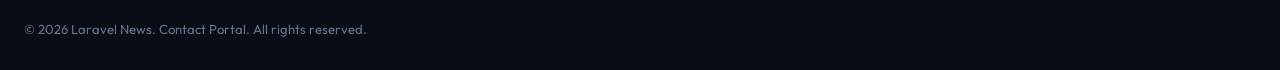
<file: contact.html>
<!DOCTYPE html>
<html lang="en" dir="ltr">
<head>
  <meta charset="UTF-8">
  <meta name="viewport" content="width=device-width, initial-scale=1.0">
  <title>Contact Us - Laravel News</title>
  <meta name="description" content="Reach out to the Laravel News editorial team, submit packages, or sponsor our newsletter.">
  <link rel="preconnect" href="https://fonts.googleapis.com">
  <link rel="preconnect" href="https://fonts.gstatic.com" crossorigin>
  <link href="https://fonts.googleapis.com/css2?family=Outfit:wght@300;400;500;600;700;800;900&family=JetBrains+Mono:wght@400;500;600&family=Noto+Sans+Devanagari:wght@400;600;700&display=swap" rel="stylesheet">
  <link rel="stylesheet" href="https://cdnjs.cloudflare.com/ajax/libs/font-awesome/6.5.1/css/all.min.css">
  <link rel="stylesheet" href="style.css">
</head>
<body class="dark-theme">
  <!-- Breaking Banner -->
  <div class="breaking-banner">
    <div class="container ticker-container">
      <div class="ticker-badge">
        <span class="pulse-dot"></span>
        <span>GET IN TOUCH</span>
      </div>
      <div class="ticker-content">
        Submit your new open-source package or guest post for review by our editorial team!
      </div>
      <div class="ticker-time">24h Response</div>
    </div>
  </div>

  <!-- Header -->
  <header class="site-header">
    <div class="container header-inner">
      <a href="index.html" class="brand-logo">
        <div class="logo-icon-wrapper">
          <svg class="logo-icon" viewBox="0 0 54 48" fill="none" xmlns="http://www.w3.org/2000/svg">
            <path d="M22.5 0L0 12.99V38.97L22.5 51.96V0Z" fill="url(#laravel-grad-1)"/>
            <path d="M54 18.19L31.5 5.2V51.17L54 38.18V18.19Z" fill="url(#laravel-grad-2)"/>
            <defs>
              <linearGradient id="laravel-grad-1" x1="0" y1="0" x2="22.5" y2="51.96" gradientUnits="userSpaceOnUse">
                <stop stop-color="#FF2D20"/>
                <stop offset="1" stop-color="#E11D48"/>
              </linearGradient>
              <linearGradient id="laravel-grad-2" x1="31.5" y1="5.2" x2="54" y2="51.17" gradientUnits="userSpaceOnUse">
                <stop stop-color="#FB7185"/>
                <stop offset="1" stop-color="#BE123C"/>
              </linearGradient>
            </defs>
          </svg>
        </div>
        <div class="logo-text">
          <span class="logo-main">LARAVEL<span class="text-accent">NEWS</span></span>
          <span class="logo-sub">Contact & Support</span>
        </div>
      </a>

      <!-- Main Navigation Menu -->
      <nav class="main-nav">
        <a href="index.html" class="nav-link"><i class="fa-solid fa-house"></i> Home</a>
        <a href="tutorials.html" class="nav-link"><i class="fa-solid fa-graduation-cap"></i> Tutorials</a>
        <a href="packages.html" class="nav-link"><i class="fa-solid fa-cubes"></i> Packages</a>
        <a href="about.html" class="nav-link"><i class="fa-solid fa-circle-info"></i> About</a>
        <a href="contact.html" class="nav-link active"><i class="fa-solid fa-envelope"></i> Contact</a>
      </nav>

      <div class="header-actions">
        <button class="theme-toggle-btn" id="themeToggleBtn" title="Toggle Light/Dark Theme">
          <i class="fa-solid fa-moon moon-icon"></i>
          <i class="fa-solid fa-sun sun-icon"></i>
        </button>
      </div>
    </div>
  </header>

  <!-- Page Hero -->
  <section class="page-hero">
    <div class="container">
      <div class="hero-badge" style="display: inline-flex; align-items: center; gap: 8px; background: rgba(255,45,32,0.12); color: var(--laravel-red); padding: 4px 14px; border-radius: 999px; font-weight: 700; font-size: 0.85rem; margin-bottom: 16px;">
        <i class="fa-regular fa-paper-plane"></i> CONTACT EDITORIAL TEAM
      </div>
      <h1 class="page-hero-title">Let's Connect & Collaborate</h1>
      <p class="page-hero-subtitle">Whether you have news to share, a package to spotlight, or advertising inquiries, our team is always ready to talk.</p>
    </div>
  </section>

  <!-- Main Content -->
  <main class="main-content">
    <div class="container">
      <div class="contact-layout">

        <!-- Form Card -->
        <div class="contact-form-card">
          <h2 style="font-size: 1.6rem; font-weight: 800; margin-bottom: 24px;">Send Us a Message</h2>
          <form id="mainContactForm">
            <div class="form-group">
              <label class="form-label" for="contactName">Your Name</label>
              <input type="text" id="contactName" class="form-control" placeholder="Taylor Otwell" required>
            </div>
            <div class="form-group">
              <label class="form-label" for="contactEmail">Your Email</label>
              <input type="email" id="contactEmail" class="form-control" placeholder="developer@example.com" required>
            </div>
            <div class="form-group">
              <label class="form-label" for="contactSubject">Topic / Inquiry</label>
              <select id="contactSubject" class="form-control" style="background: var(--bg-input);">
                <option value="package">Submit Open-Source Package</option>
                <option value="tutorial">Pitch a Guest Tutorial</option>
                <option value="news">Breaking Framework News</option>
                <option value="sponsor">Sponsor Weekly Newsletter</option>
                <option value="other">General Question</option>
              </select>
            </div>
            <div class="form-group">
              <label class="form-label" for="contactMessage">Message Details</label>
              <textarea id="contactMessage" class="form-control" rows="5" placeholder="Share links to your GitHub repository or draft..." required></textarea>
            </div>
            <button type="submit" class="btn btn-primary" style="width: 100%; justify-content: center; padding: 14px;">
              <span>Send Message</span> <i class="fa-solid fa-paper-plane"></i>
            </button>
          </form>
          <div id="contactToast" style="display: none; margin-top: 16px; padding: 14px; background: rgba(34, 197, 94, 0.15); border: 1px solid rgba(34, 197, 94, 0.4); border-radius: 8px; color: #22c55e; font-weight: 600; text-align: center;">
            🎉 Thank you! Your message has been sent successfully. We'll be in touch!
          </div>
        </div>

        <!-- Info Sidebar -->
        <div style="display: flex; flex-direction: column; gap: 24px;">
          
          <div class="package-card">
            <div class="package-header">
              <div class="package-icon-box"><i class="fa-solid fa-envelope-open-text"></i></div>
            </div>
            <h3 class="package-name">Direct Editorial Desk</h3>
            <p class="package-desc">For fast-breaking Laravel releases, security disclosures, and partnership inquiries:</p>
            <p style="font-family: var(--font-mono); font-weight: 600; color: var(--laravel-red);">editor@laravel-news.com</p>
          </div>

          <div class="package-card">
            <div class="package-header">
              <div class="package-icon-box"><i class="fa-solid fa-bullhorn"></i></div>
            </div>
            <h3 class="package-name">Newsletter Sponsorship</h3>
            <p class="package-desc">Reach 60,000+ active software engineers, CTOs, and tech leaders worldwide every Tuesday.</p>
            <p style="font-family: var(--font-mono); font-weight: 600; color: var(--accent-rose);">sponsor@laravel-news.com</p>
          </div>

          <div class="package-card">
            <div class="package-header">
              <div class="package-icon-box"><i class="fa-brands fa-discord"></i></div>
            </div>
            <h3 class="package-name">Join Discord Community</h3>
            <p class="package-desc">Connect with over 40,000 developers, share questions, and get real-time debugging assistance.</p>
            <a href="https://discord.com" target="_blank" rel="noreferrer" class="btn btn-secondary btn-sm" style="justify-content: center;">Join Community Discord <i class="fa-solid fa-arrow-up-right-from-square"></i></a>
          </div>

        </div>

      </div>
    </div>
  </main>

  <!-- Site Footer -->
  <footer class="site-footer">
    <div class="container footer-inner">
      <div class="footer-grid">
        <div class="footer-col footer-col-brand">
          <div class="logo-text">
            <span class="logo-main">LARAVEL<span class="text-accent">NEWS</span></span>
          </div>
          <p class="footer-about">
            Empowering modern PHP and Laravel software engineers worldwide.
          </p>
        </div>

        <div class="footer-col">
          <h4 class="footer-heading">Navigation & Pages</h4>
          <ul class="footer-links">
            <li><a href="index.html">Home Page</a></li>
            <li><a href="tutorials.html">Tutorials & Guides</a></li>
            <li><a href="packages.html">Packages Directory</a></li>
            <li><a href="about.html">About Our Portal</a></li>
            <li><a href="contact.html">Contact & Support</a></li>
          </ul>
        </div>

        <div class="footer-col">
          <h4 class="footer-heading">Ecosystem</h4>
          <ul class="footer-links">
            <li><a href="https://laravel.com" target="_blank">Laravel.com</a></li>
            <li><a href="https://laracasts.com" target="_blank">Laracasts</a></li>
            <li><a href="https://pestphp.com" target="_blank">Pest PHP</a></li>
          </ul>
        </div>
      </div>

      <div class="footer-bottom">
        <p>© 2026 Laravel News. Contact Portal. All rights reserved.</p>
      </div>
    </div>
  </footer>

  <script>
    const contactForm = document.getElementById('mainContactForm');
    const toast = document.getElementById('contactToast');
    contactForm.addEventListener('submit', (e) => {
      e.preventDefault();
      toast.style.display = 'block';
      contactForm.reset();
      setTimeout(() => { toast.style.display = 'none'; }, 5000);
    });

    const themeBtn = document.getElementById('themeToggleBtn');
    if (localStorage.getItem('ln_theme') === 'light') {
      document.body.classList.remove('dark-theme');
      document.body.classList.add('light-theme');
    }
    themeBtn.addEventListener('click', () => {
      const isLight = document.body.classList.toggle('light-theme');
      document.body.classList.toggle('dark-theme', !isLight);
      localStorage.setItem('ln_theme', isLight ? 'light' : 'dark');
    });
  </script>
</body>
</html>
</file>
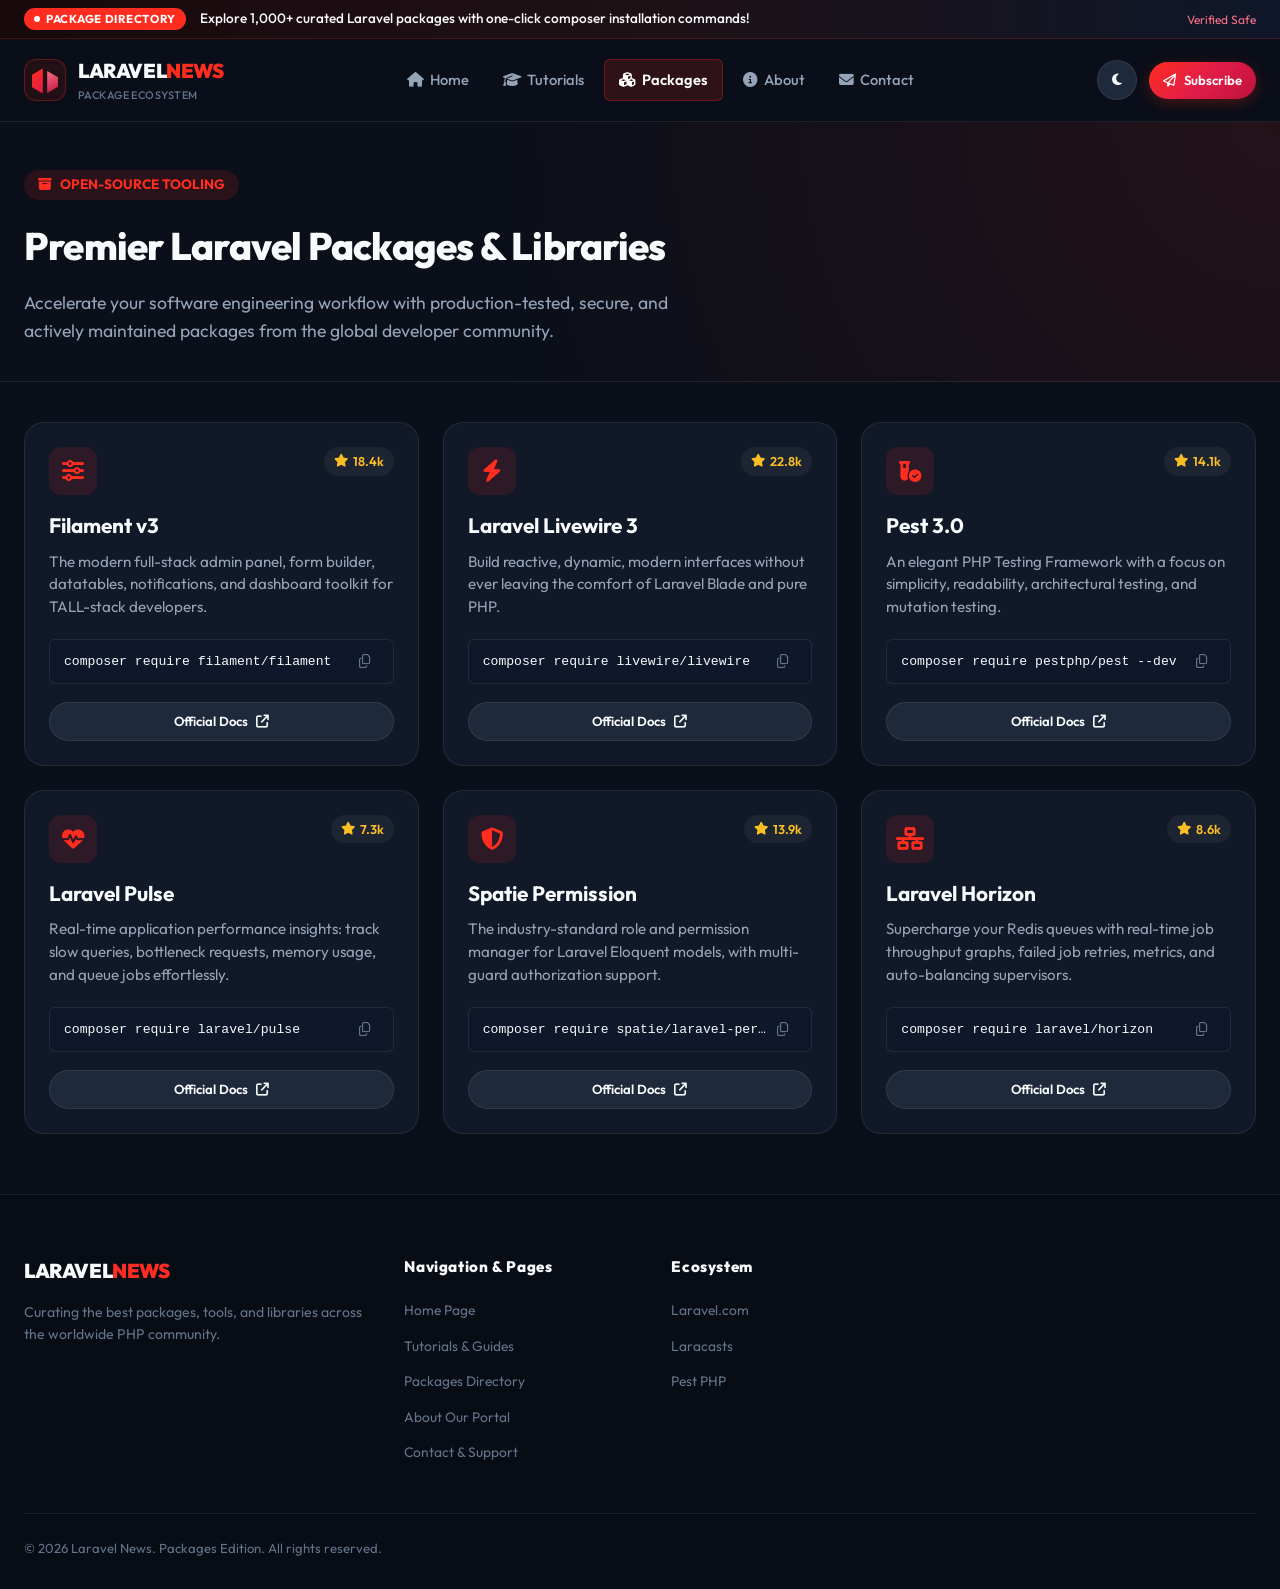
<file: packages.html>
<!DOCTYPE html>
<html lang="en" dir="ltr">
<head>
  <meta charset="UTF-8">
  <meta name="viewport" content="width=device-width, initial-scale=1.0">
  <title>Packages Directory - Laravel News</title>
  <meta name="description" content="Discover top open-source Laravel packages, developer tools, and extensions.">
  <link rel="preconnect" href="https://fonts.googleapis.com">
  <link rel="preconnect" href="https://fonts.gstatic.com" crossorigin>
  <link href="https://fonts.googleapis.com/css2?family=Outfit:wght@300;400;500;600;700;800;900&family=JetBrains+Mono:wght@400;500;600&family=Noto+Sans+Devanagari:wght@400;600;700&display=swap" rel="stylesheet">
  <link rel="stylesheet" href="https://cdnjs.cloudflare.com/ajax/libs/font-awesome/6.5.1/css/all.min.css">
  <link rel="stylesheet" href="style.css">
</head>
<body class="dark-theme">
  <!-- Breaking News Ticker -->
  <div class="breaking-banner">
    <div class="container ticker-container">
      <div class="ticker-badge">
        <span class="pulse-dot"></span>
        <span>PACKAGE DIRECTORY</span>
      </div>
      <div class="ticker-content">
        Explore 1,000+ curated Laravel packages with one-click composer installation commands!
      </div>
      <div class="ticker-time">Verified Safe</div>
    </div>
  </div>

  <!-- Header -->
  <header class="site-header">
    <div class="container header-inner">
      <a href="index.html" class="brand-logo">
        <div class="logo-icon-wrapper">
          <svg class="logo-icon" viewBox="0 0 54 48" fill="none" xmlns="http://www.w3.org/2000/svg">
            <path d="M22.5 0L0 12.99V38.97L22.5 51.96V0Z" fill="url(#laravel-grad-1)"/>
            <path d="M54 18.19L31.5 5.2V51.17L54 38.18V18.19Z" fill="url(#laravel-grad-2)"/>
            <defs>
              <linearGradient id="laravel-grad-1" x1="0" y1="0" x2="22.5" y2="51.96" gradientUnits="userSpaceOnUse">
                <stop stop-color="#FF2D20"/>
                <stop offset="1" stop-color="#E11D48"/>
              </linearGradient>
              <linearGradient id="laravel-grad-2" x1="31.5" y1="5.2" x2="54" y2="51.17" gradientUnits="userSpaceOnUse">
                <stop stop-color="#FB7185"/>
                <stop offset="1" stop-color="#BE123C"/>
              </linearGradient>
            </defs>
          </svg>
        </div>
        <div class="logo-text">
          <span class="logo-main">LARAVEL<span class="text-accent">NEWS</span></span>
          <span class="logo-sub">Package Ecosystem</span>
        </div>
      </a>

      <!-- Main Navigation Menu -->
      <nav class="main-nav">
        <a href="index.html" class="nav-link"><i class="fa-solid fa-house"></i> Home</a>
        <a href="tutorials.html" class="nav-link"><i class="fa-solid fa-graduation-cap"></i> Tutorials</a>
        <a href="packages.html" class="nav-link active"><i class="fa-solid fa-cubes"></i> Packages</a>
        <a href="about.html" class="nav-link"><i class="fa-solid fa-circle-info"></i> About</a>
        <a href="contact.html" class="nav-link"><i class="fa-solid fa-envelope"></i> Contact</a>
      </nav>

      <div class="header-actions">
        <button class="theme-toggle-btn" id="themeToggleBtn" title="Toggle Light/Dark Theme">
          <i class="fa-solid fa-moon moon-icon"></i>
          <i class="fa-solid fa-sun sun-icon"></i>
        </button>

        <a href="contact.html" class="btn btn-primary btn-sm newsletter-nav-btn">
          <i class="fa-regular fa-paper-plane"></i>
          <span>Subscribe</span>
        </a>
      </div>
    </div>
  </header>

  <!-- Page Hero -->
  <section class="page-hero">
    <div class="container">
      <div class="hero-badge" style="display: inline-flex; align-items: center; gap: 8px; background: rgba(255,45,32,0.12); color: var(--laravel-red); padding: 4px 14px; border-radius: 999px; font-weight: 700; font-size: 0.85rem; margin-bottom: 16px;">
        <i class="fa-solid fa-box-archive"></i> OPEN-SOURCE TOOLING
      </div>
      <h1 class="page-hero-title">Premier Laravel Packages & Libraries</h1>
      <p class="page-hero-subtitle">Accelerate your software engineering workflow with production-tested, secure, and actively maintained packages from the global developer community.</p>
    </div>
  </section>

  <!-- Packages Grid -->
  <main class="main-content">
    <div class="container">
      <div class="packages-grid">

        <!-- Package 1: Filament -->
        <div class="package-card">
          <div class="package-header">
            <div class="package-icon-box"><i class="fa-solid fa-sliders"></i></div>
            <div class="package-stars"><i class="fa-solid fa-star"></i> 18.4k</div>
          </div>
          <h3 class="package-name">Filament v3</h3>
          <p class="package-desc">The modern full-stack admin panel, form builder, datatables, notifications, and dashboard toolkit for TALL-stack developers.</p>
          <div class="package-install-box">
            <code>composer require filament/filament</code>
            <button class="copy-btn" onclick="copyCode(this, 'composer require filament/filament')"><i class="fa-regular fa-copy"></i></button>
          </div>
          <a href="https://filamentphp.com" target="_blank" rel="noreferrer" class="btn btn-secondary btn-sm" style="text-align: center; justify-content: center;">Official Docs <i class="fa-solid fa-arrow-up-right-from-square"></i></a>
        </div>

        <!-- Package 2: Livewire 3 -->
        <div class="package-card">
          <div class="package-header">
            <div class="package-icon-box"><i class="fa-solid fa-bolt"></i></div>
            <div class="package-stars"><i class="fa-solid fa-star"></i> 22.8k</div>
          </div>
          <h3 class="package-name">Laravel Livewire 3</h3>
          <p class="package-desc">Build reactive, dynamic, modern interfaces without ever leaving the comfort of Laravel Blade and pure PHP.</p>
          <div class="package-install-box">
            <code>composer require livewire/livewire</code>
            <button class="copy-btn" onclick="copyCode(this, 'composer require livewire/livewire')"><i class="fa-regular fa-copy"></i></button>
          </div>
          <a href="https://livewire.laravel.com" target="_blank" rel="noreferrer" class="btn btn-secondary btn-sm" style="text-align: center; justify-content: center;">Official Docs <i class="fa-solid fa-arrow-up-right-from-square"></i></a>
        </div>

        <!-- Package 3: Pest PHP -->
        <div class="package-card">
          <div class="package-header">
            <div class="package-icon-box"><i class="fa-solid fa-vial-circle-check"></i></div>
            <div class="package-stars"><i class="fa-solid fa-star"></i> 14.1k</div>
          </div>
          <h3 class="package-name">Pest 3.0</h3>
          <p class="package-desc">An elegant PHP Testing Framework with a focus on simplicity, readability, architectural testing, and mutation testing.</p>
          <div class="package-install-box">
            <code>composer require pestphp/pest --dev</code>
            <button class="copy-btn" onclick="copyCode(this, 'composer require pestphp/pest --dev')"><i class="fa-regular fa-copy"></i></button>
          </div>
          <a href="https://pestphp.com" target="_blank" rel="noreferrer" class="btn btn-secondary btn-sm" style="text-align: center; justify-content: center;">Official Docs <i class="fa-solid fa-arrow-up-right-from-square"></i></a>
        </div>

        <!-- Package 4: Pulse -->
        <div class="package-card">
          <div class="package-header">
            <div class="package-icon-box"><i class="fa-solid fa-heart-pulse"></i></div>
            <div class="package-stars"><i class="fa-solid fa-star"></i> 7.3k</div>
          </div>
          <h3 class="package-name">Laravel Pulse</h3>
          <p class="package-desc">Real-time application performance insights: track slow queries, bottleneck requests, memory usage, and queue jobs effortlessly.</p>
          <div class="package-install-box">
            <code>composer require laravel/pulse</code>
            <button class="copy-btn" onclick="copyCode(this, 'composer require laravel/pulse')"><i class="fa-regular fa-copy"></i></button>
          </div>
          <a href="https://pulse.laravel.com" target="_blank" rel="noreferrer" class="btn btn-secondary btn-sm" style="text-align: center; justify-content: center;">Official Docs <i class="fa-solid fa-arrow-up-right-from-square"></i></a>
        </div>

        <!-- Package 5: Spatie Permission -->
        <div class="package-card">
          <div class="package-header">
            <div class="package-icon-box"><i class="fa-solid fa-shield-halved"></i></div>
            <div class="package-stars"><i class="fa-solid fa-star"></i> 13.9k</div>
          </div>
          <h3 class="package-name">Spatie Permission</h3>
          <p class="package-desc">The industry-standard role and permission manager for Laravel Eloquent models, with multi-guard authorization support.</p>
          <div class="package-install-box">
            <code>composer require spatie/laravel-permission</code>
            <button class="copy-btn" onclick="copyCode(this, 'composer require spatie/laravel-permission')"><i class="fa-regular fa-copy"></i></button>
          </div>
          <a href="https://spatie.be/docs/laravel-permission" target="_blank" rel="noreferrer" class="btn btn-secondary btn-sm" style="text-align: center; justify-content: center;">Official Docs <i class="fa-solid fa-arrow-up-right-from-square"></i></a>
        </div>

        <!-- Package 6: Horizon -->
        <div class="package-card">
          <div class="package-header">
            <div class="package-icon-box"><i class="fa-solid fa-network-wired"></i></div>
            <div class="package-stars"><i class="fa-solid fa-star"></i> 8.6k</div>
          </div>
          <h3 class="package-name">Laravel Horizon</h3>
          <p class="package-desc">Supercharge your Redis queues with real-time job throughput graphs, failed job retries, metrics, and auto-balancing supervisors.</p>
          <div class="package-install-box">
            <code>composer require laravel/horizon</code>
            <button class="copy-btn" onclick="copyCode(this, 'composer require laravel/horizon')"><i class="fa-regular fa-copy"></i></button>
          </div>
          <a href="https://laravel.com/docs/horizon" target="_blank" rel="noreferrer" class="btn btn-secondary btn-sm" style="text-align: center; justify-content: center;">Official Docs <i class="fa-solid fa-arrow-up-right-from-square"></i></a>
        </div>

      </div>
    </div>
  </main>

  <!-- Site Footer -->
  <footer class="site-footer">
    <div class="container footer-inner">
      <div class="footer-grid">
        <div class="footer-col footer-col-brand">
          <div class="logo-text">
            <span class="logo-main">LARAVEL<span class="text-accent">NEWS</span></span>
          </div>
          <p class="footer-about">
            Curating the best packages, tools, and libraries across the worldwide PHP community.
          </p>
        </div>

        <div class="footer-col">
          <h4 class="footer-heading">Navigation & Pages</h4>
          <ul class="footer-links">
            <li><a href="index.html">Home Page</a></li>
            <li><a href="tutorials.html">Tutorials & Guides</a></li>
            <li><a href="packages.html">Packages Directory</a></li>
            <li><a href="about.html">About Our Portal</a></li>
            <li><a href="contact.html">Contact & Support</a></li>
          </ul>
        </div>

        <div class="footer-col">
          <h4 class="footer-heading">Ecosystem</h4>
          <ul class="footer-links">
            <li><a href="https://laravel.com" target="_blank">Laravel.com</a></li>
            <li><a href="https://laracasts.com" target="_blank">Laracasts</a></li>
            <li><a href="https://pestphp.com" target="_blank">Pest PHP</a></li>
          </ul>
        </div>
      </div>

      <div class="footer-bottom">
        <p>© 2026 Laravel News. Packages Edition. All rights reserved.</p>
      </div>
    </div>
  </footer>

  <script>
    // Copy command
    function copyCode(btn, text) {
      navigator.clipboard.writeText(text).then(() => {
        btn.innerHTML = '<i class="fa-solid fa-check" style="color: #22c55e;"></i>';
        setTimeout(() => {
          btn.innerHTML = '<i class="fa-regular fa-copy"></i>';
        }, 1800);
      });
    }

    // Theme toggle
    const themeBtn = document.getElementById('themeToggleBtn');
    if (localStorage.getItem('ln_theme') === 'light') {
      document.body.classList.remove('dark-theme');
      document.body.classList.add('light-theme');
    }
    themeBtn.addEventListener('click', () => {
      const isLight = document.body.classList.toggle('light-theme');
      document.body.classList.toggle('dark-theme', !isLight);
      localStorage.setItem('ln_theme', isLight ? 'light' : 'dark');
    });
  </script>
</body>
</html>
</file>
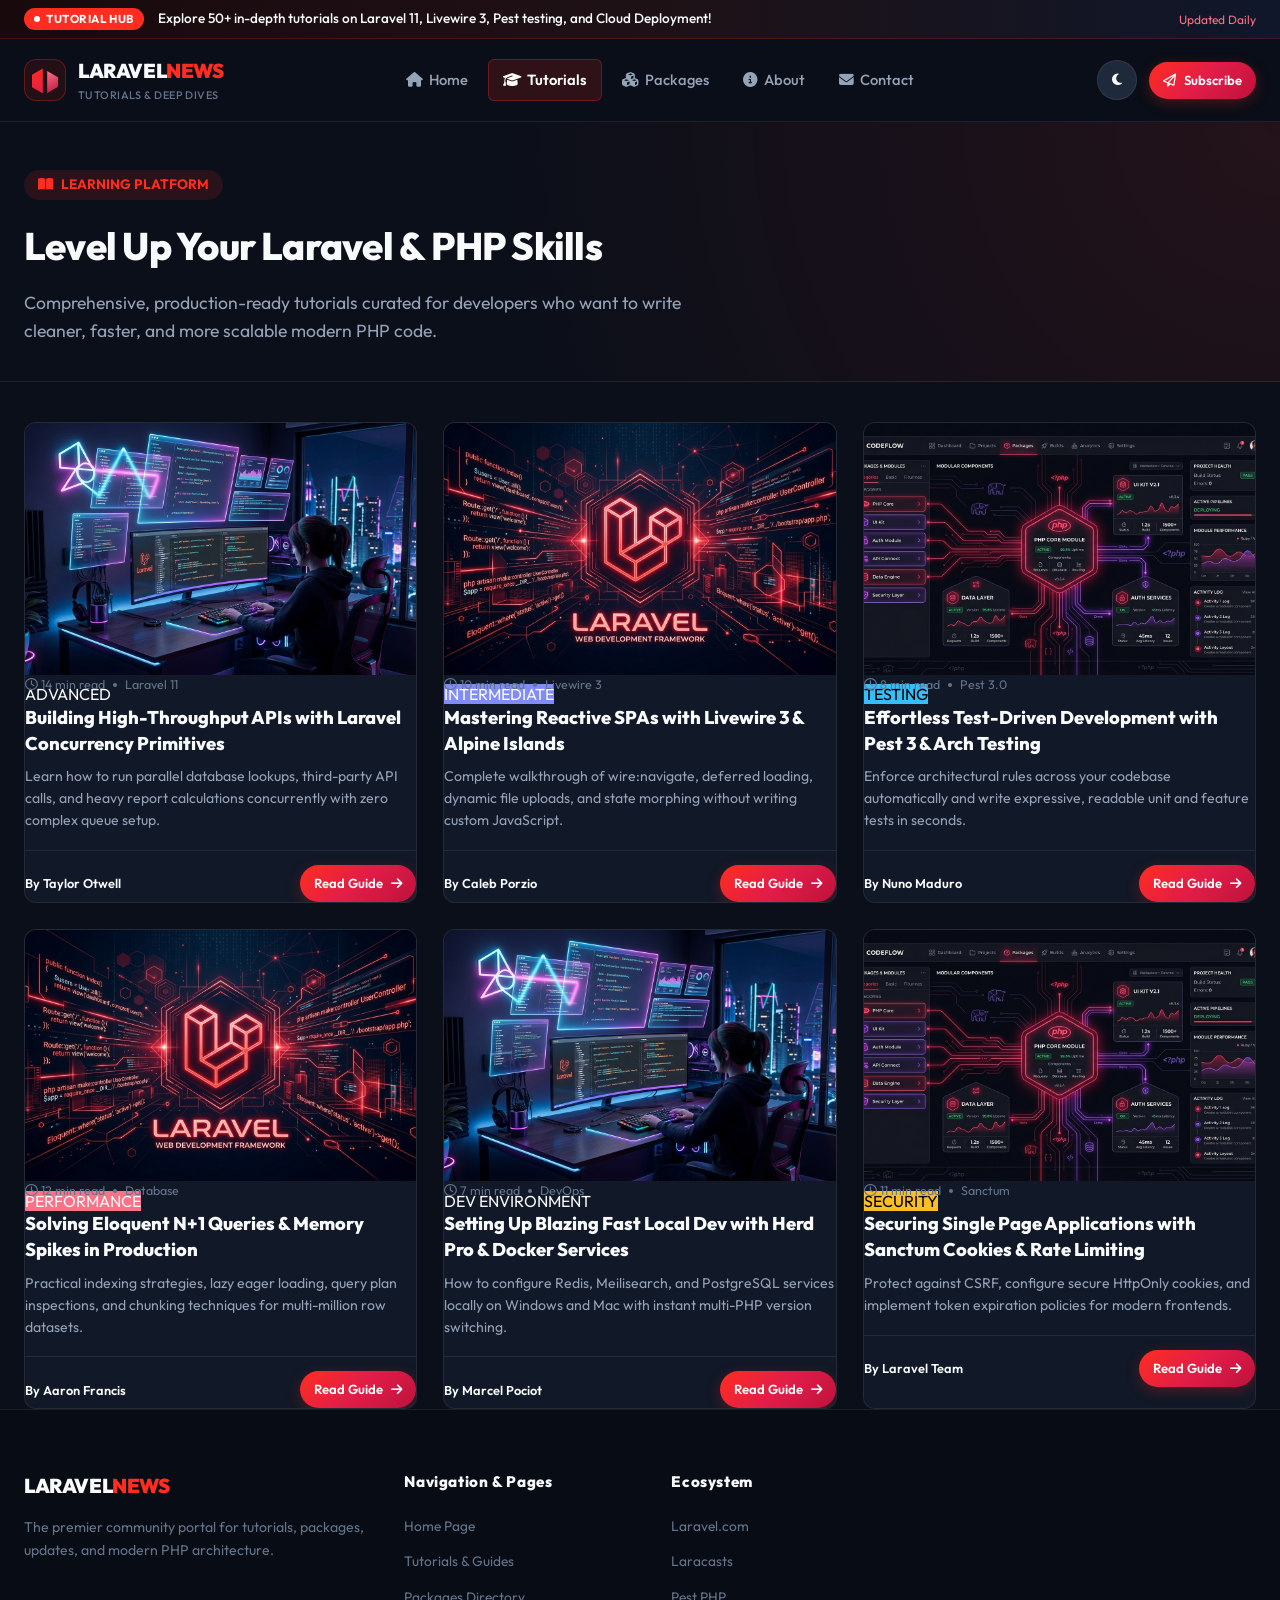
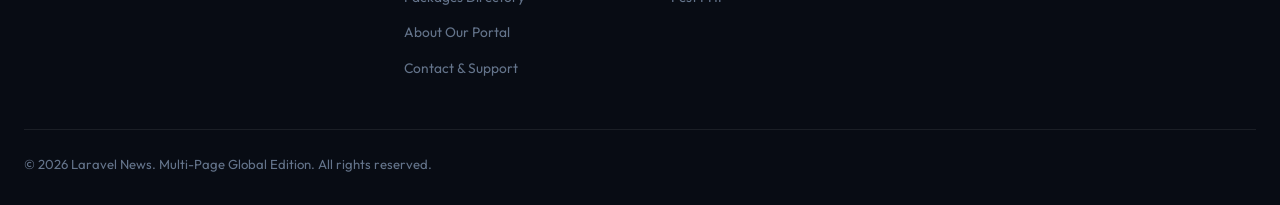
<file: tutorials.html>
<!DOCTYPE html>
<html lang="en" dir="ltr">
<head>
  <meta charset="UTF-8">
  <meta name="viewport" content="width=device-width, initial-scale=1.0">
  <title>Tutorials & Guides - Laravel News</title>
  <meta name="description" content="In-depth Laravel tutorials, clean architecture tips, performance guides, and Livewire patterns.">
  <link rel="preconnect" href="https://fonts.googleapis.com">
  <link rel="preconnect" href="https://fonts.gstatic.com" crossorigin>
  <link href="https://fonts.googleapis.com/css2?family=Outfit:wght@300;400;500;600;700;800;900&family=JetBrains+Mono:wght@400;500;600&family=Noto+Sans+Devanagari:wght@400;600;700&display=swap" rel="stylesheet">
  <link rel="stylesheet" href="https://cdnjs.cloudflare.com/ajax/libs/font-awesome/6.5.1/css/all.min.css">
  <link rel="stylesheet" href="style.css">
</head>
<body class="dark-theme">
  <!-- Breaking News Ticker -->
  <div class="breaking-banner">
    <div class="container ticker-container">
      <div class="ticker-badge">
        <span class="pulse-dot"></span>
        <span>TUTORIAL HUB</span>
      </div>
      <div class="ticker-content">
        Explore 50+ in-depth tutorials on Laravel 11, Livewire 3, Pest testing, and Cloud Deployment!
      </div>
      <div class="ticker-time">Updated Daily</div>
    </div>
  </div>

  <!-- Site Header -->
  <header class="site-header">
    <div class="container header-inner">
      <a href="index.html" class="brand-logo">
        <div class="logo-icon-wrapper">
          <svg class="logo-icon" viewBox="0 0 54 48" fill="none" xmlns="http://www.w3.org/2000/svg">
            <path d="M22.5 0L0 12.99V38.97L22.5 51.96V0Z" fill="url(#laravel-grad-1)"/>
            <path d="M54 18.19L31.5 5.2V51.17L54 38.18V18.19Z" fill="url(#laravel-grad-2)"/>
            <defs>
              <linearGradient id="laravel-grad-1" x1="0" y1="0" x2="22.5" y2="51.96" gradientUnits="userSpaceOnUse">
                <stop stop-color="#FF2D20"/>
                <stop offset="1" stop-color="#E11D48"/>
              </linearGradient>
              <linearGradient id="laravel-grad-2" x1="31.5" y1="5.2" x2="54" y2="51.17" gradientUnits="userSpaceOnUse">
                <stop stop-color="#FB7185"/>
                <stop offset="1" stop-color="#BE123C"/>
              </linearGradient>
            </defs>
          </svg>
        </div>
        <div class="logo-text">
          <span class="logo-main">LARAVEL<span class="text-accent">NEWS</span></span>
          <span class="logo-sub">Tutorials & Deep Dives</span>
        </div>
      </a>

      <!-- Main Navigation Menu -->
      <nav class="main-nav">
        <a href="index.html" class="nav-link"><i class="fa-solid fa-house"></i> Home</a>
        <a href="tutorials.html" class="nav-link active"><i class="fa-solid fa-graduation-cap"></i> Tutorials</a>
        <a href="packages.html" class="nav-link"><i class="fa-solid fa-cubes"></i> Packages</a>
        <a href="about.html" class="nav-link"><i class="fa-solid fa-circle-info"></i> About</a>
        <a href="contact.html" class="nav-link"><i class="fa-solid fa-envelope"></i> Contact</a>
      </nav>

      <div class="header-actions">
        <!-- Theme Toggle -->
        <button class="theme-toggle-btn" id="themeToggleBtn" title="Toggle Light/Dark Theme">
          <i class="fa-solid fa-moon moon-icon"></i>
          <i class="fa-solid fa-sun sun-icon"></i>
        </button>

        <a href="contact.html" class="btn btn-primary btn-sm newsletter-nav-btn">
          <i class="fa-regular fa-paper-plane"></i>
          <span>Subscribe</span>
        </a>
      </div>
    </div>
  </header>

  <!-- Page Hero -->
  <section class="page-hero">
    <div class="container">
      <div class="hero-badge" style="display: inline-flex; align-items: center; gap: 8px; background: rgba(255,45,32,0.12); color: var(--laravel-red); padding: 4px 14px; border-radius: 999px; font-weight: 700; font-size: 0.85rem; margin-bottom: 16px;">
        <i class="fa-solid fa-book-open"></i> LEARNING PLATFORM
      </div>
      <h1 class="page-hero-title">Level Up Your Laravel & PHP Skills</h1>
      <p class="page-hero-subtitle">Comprehensive, production-ready tutorials curated for developers who want to write cleaner, faster, and more scalable modern PHP code.</p>
    </div>
  </section>

  <!-- Tutorials Container -->
  <main class="main-content">
    <div class="container">
      <div class="articles-grid" style="grid-template-columns: repeat(auto-fill, minmax(360px, 1fr));">
        
        <!-- Tutorial Card 1 -->
        <article class="article-card">
          <div class="card-image-box">
            <img src="assets/images/tutorial_banner.jpg" alt="Laravel Concurrency Tutorial" class="card-img">
            <span class="card-cat-badge">ADVANCED</span>
          </div>
          <div class="card-content">
            <div class="card-meta">
              <span class="meta-item"><i class="fa-regular fa-clock"></i> 14 min read</span>
              <span class="meta-dot"></span>
              <span class="meta-item">Laravel 11</span>
            </div>
            <h3 class="card-title">Building High-Throughput APIs with Laravel Concurrency Primitives</h3>
            <p class="card-excerpt">Learn how to run parallel database lookups, third-party API calls, and heavy report calculations concurrently with zero complex queue setup.</p>
            <div class="card-footer">
              <span class="card-author">By Taylor Otwell</span>
              <a href="article.html?id=1" class="btn btn-primary btn-sm">Read Guide <i class="fa-solid fa-arrow-right"></i></a>
            </div>
          </div>
        </article>

        <!-- Tutorial Card 2 -->
        <article class="article-card">
          <div class="card-image-box">
            <img src="assets/images/hero_banner.jpg" alt="Livewire 3 Guide" class="card-img">
            <span class="card-cat-badge" style="background: var(--accent-violet);">INTERMEDIATE</span>
          </div>
          <div class="card-content">
            <div class="card-meta">
              <span class="meta-item"><i class="fa-regular fa-clock"></i> 10 min read</span>
              <span class="meta-dot"></span>
              <span class="meta-item">Livewire 3</span>
            </div>
            <h3 class="card-title">Mastering Reactive SPAs with Livewire 3 & Alpine Islands</h3>
            <p class="card-excerpt">Complete walkthrough of wire:navigate, deferred loading, dynamic file uploads, and state morphing without writing custom JavaScript.</p>
            <div class="card-footer">
              <span class="card-author">By Caleb Porzio</span>
              <a href="article.html?id=3" class="btn btn-primary btn-sm">Read Guide <i class="fa-solid fa-arrow-right"></i></a>
            </div>
          </div>
        </article>

        <!-- Tutorial Card 3 -->
        <article class="article-card">
          <div class="card-image-box">
            <img src="assets/images/packages_banner.jpg" alt="Pest PHP Testing" class="card-img">
            <span class="card-cat-badge" style="background: var(--accent-cyan); color: #000;">TESTING</span>
          </div>
          <div class="card-content">
            <div class="card-meta">
              <span class="meta-item"><i class="fa-regular fa-clock"></i> 8 min read</span>
              <span class="meta-dot"></span>
              <span class="meta-item">Pest 3.0</span>
            </div>
            <h3 class="card-title">Effortless Test-Driven Development with Pest 3 & Arch Testing</h3>
            <p class="card-excerpt">Enforce architectural rules across your codebase automatically and write expressive, readable unit and feature tests in seconds.</p>
            <div class="card-footer">
              <span class="card-author">By Nuno Maduro</span>
              <a href="article.html?id=4" class="btn btn-primary btn-sm">Read Guide <i class="fa-solid fa-arrow-right"></i></a>
            </div>
          </div>
        </article>

        <!-- Tutorial Card 4 -->
        <article class="article-card">
          <div class="card-image-box">
            <img src="assets/images/hero_banner.jpg" alt="Eloquent Performance" class="card-img">
            <span class="card-cat-badge" style="background: var(--accent-rose);">PERFORMANCE</span>
          </div>
          <div class="card-content">
            <div class="card-meta">
              <span class="meta-item"><i class="fa-regular fa-clock"></i> 12 min read</span>
              <span class="meta-dot"></span>
              <span class="meta-item">Database</span>
            </div>
            <h3 class="card-title">Solving Eloquent N+1 Queries & Memory Spikes in Production</h3>
            <p class="card-excerpt">Practical indexing strategies, lazy eager loading, query plan inspections, and chunking techniques for multi-million row datasets.</p>
            <div class="card-footer">
              <span class="card-author">By Aaron Francis</span>
              <a href="article.html?id=2" class="btn btn-primary btn-sm">Read Guide <i class="fa-solid fa-arrow-right"></i></a>
            </div>
          </div>
        </article>

        <!-- Tutorial Card 5 -->
        <article class="article-card">
          <div class="card-image-box">
            <img src="assets/images/tutorial_banner.jpg" alt="Docker & Herd" class="card-img">
            <span class="card-cat-badge">DEV ENVIRONMENT</span>
          </div>
          <div class="card-content">
            <div class="card-meta">
              <span class="meta-item"><i class="fa-regular fa-clock"></i> 7 min read</span>
              <span class="meta-dot"></span>
              <span class="meta-item">DevOps</span>
            </div>
            <h3 class="card-title">Setting Up Blazing Fast Local Dev with Herd Pro & Docker Services</h3>
            <p class="card-excerpt">How to configure Redis, Meilisearch, and PostgreSQL services locally on Windows and Mac with instant multi-PHP version switching.</p>
            <div class="card-footer">
              <span class="card-author">By Marcel Pociot</span>
              <a href="article.html?id=5" class="btn btn-primary btn-sm">Read Guide <i class="fa-solid fa-arrow-right"></i></a>
            </div>
          </div>
        </article>

        <!-- Tutorial Card 6 -->
        <article class="article-card">
          <div class="card-image-box">
            <img src="assets/images/packages_banner.jpg" alt="API Security" class="card-img">
            <span class="card-cat-badge" style="background: var(--accent-amber); color: #000;">SECURITY</span>
          </div>
          <div class="card-content">
            <div class="card-meta">
              <span class="meta-item"><i class="fa-regular fa-clock"></i> 11 min read</span>
              <span class="meta-dot"></span>
              <span class="meta-item">Sanctum</span>
            </div>
            <h3 class="card-title">Securing Single Page Applications with Sanctum Cookies & Rate Limiting</h3>
            <p class="card-excerpt">Protect against CSRF, configure secure HttpOnly cookies, and implement token expiration policies for modern frontends.</p>
            <div class="card-footer">
              <span class="card-author">By Laravel Team</span>
              <a href="article.html?id=6" class="btn btn-primary btn-sm">Read Guide <i class="fa-solid fa-arrow-right"></i></a>
            </div>
          </div>
        </article>

      </div>
    </div>
  </main>

  <!-- Site Footer -->
  <footer class="site-footer">
    <div class="container footer-inner">
      <div class="footer-grid">
        <div class="footer-col footer-col-brand">
          <div class="logo-text">
            <span class="logo-main">LARAVEL<span class="text-accent">NEWS</span></span>
          </div>
          <p class="footer-about">
            The premier community portal for tutorials, packages, updates, and modern PHP architecture.
          </p>
        </div>

        <div class="footer-col">
          <h4 class="footer-heading">Navigation & Pages</h4>
          <ul class="footer-links">
            <li><a href="index.html">Home Page</a></li>
            <li><a href="tutorials.html">Tutorials & Guides</a></li>
            <li><a href="packages.html">Packages Directory</a></li>
            <li><a href="about.html">About Our Portal</a></li>
            <li><a href="contact.html">Contact & Support</a></li>
          </ul>
        </div>

        <div class="footer-col">
          <h4 class="footer-heading">Ecosystem</h4>
          <ul class="footer-links">
            <li><a href="https://laravel.com" target="_blank">Laravel.com</a></li>
            <li><a href="https://laracasts.com" target="_blank">Laracasts</a></li>
            <li><a href="https://pestphp.com" target="_blank">Pest PHP</a></li>
          </ul>
        </div>
      </div>

      <div class="footer-bottom">
        <p>© 2026 Laravel News. Multi-Page Global Edition. All rights reserved.</p>
      </div>
    </div>
  </footer>

  <script>
    // Theme toggle
    const themeBtn = document.getElementById('themeToggleBtn');
    if (localStorage.getItem('ln_theme') === 'light') {
      document.body.classList.remove('dark-theme');
      document.body.classList.add('light-theme');
    }
    themeBtn.addEventListener('click', () => {
      const isLight = document.body.classList.toggle('light-theme');
      document.body.classList.toggle('dark-theme', !isLight);
      localStorage.setItem('ln_theme', isLight ? 'light' : 'dark');
    });
  </script>
</body>
</html>
</file>
<file: style.css>
/* =========================================================
   LARAVEL NEWS MULTI-LANGUAGE PORTAL - DESIGN SYSTEM
   ========================================================= */

:root {
  /* Color Palette - Dark Theme (Default) */
  --bg-main: #0B0F19;
  --bg-card: #111827;
  --bg-card-hover: #1E293B;
  --bg-card-subtle: rgba(17, 24, 39, 0.7);
  --bg-surface: #1E293B;
  --bg-input: #0F172A;
  --border-color: rgba(255, 255, 255, 0.08);
  --border-glow: rgba(255, 45, 32, 0.35);

  --text-primary: #F8FAFC;
  --text-secondary: #94A3B8;
  --text-muted: #64748B;
  --text-inverse: #0F172A;

  /* Laravel Brand Accents */
  --laravel-red: #FF2D20;
  --laravel-red-hover: #E11D48;
  --laravel-glow: rgba(255, 45, 32, 0.25);
  --accent-rose: #FB7185;
  --accent-violet: #818CF8;
  --accent-cyan: #38BDF8;
  --accent-amber: #FBBF24;

  /* Gradients */
  --grad-brand: linear-gradient(135deg, #FF2D20 0%, #E11D48 50%, #BE123C 100%);
  --grad-hero: linear-gradient(180deg, rgba(11, 15, 25, 0) 0%, #111827 100%);
  --grad-card-glow: linear-gradient(135deg, rgba(255, 45, 32, 0.12) 0%, rgba(99, 102, 241, 0.05) 100%);
  --grad-dark-surface: linear-gradient(145deg, rgba(30, 41, 59, 0.6) 0%, rgba(15, 23, 42, 0.8) 100%);

  /* Typography */
  --font-main: 'Outfit', -apple-system, BlinkMacSystemFont, 'Segoe UI', Roboto, sans-serif;
  --font-mono: 'JetBrains Mono', monospace;

  /* Shadows & Glass */
  --shadow-sm: 0 2px 8px rgba(0, 0, 0, 0.25);
  --shadow-md: 0 8px 24px rgba(0, 0, 0, 0.35);
  --shadow-lg: 0 16px 40px rgba(0, 0, 0, 0.5);
  --shadow-glow: 0 0 30px rgba(255, 45, 32, 0.3);

  --radius-sm: 6px;
  --radius-md: 12px;
  --radius-lg: 20px;
  --radius-full: 9999px;

  --transition-fast: 0.18s ease;
  --transition-normal: 0.3s cubic-bezier(0.16, 1, 0.3, 1);
  --transition-smooth: 0.45s cubic-bezier(0.16, 1, 0.3, 1);
}

/* Light Theme Variables */
body.light-theme {
  --bg-main: #F8FAFC;
  --bg-card: #FFFFFF;
  --bg-card-hover: #F1F5F9;
  --bg-card-subtle: rgba(255, 255, 255, 0.85);
  --bg-surface: #E2E8F0;
  --bg-input: #FFFFFF;
  --border-color: rgba(0, 0, 0, 0.08);
  --border-glow: rgba(255, 45, 32, 0.4);

  --text-primary: #0F172A;
  --text-secondary: #475569;
  --text-muted: #94A3B8;
  --text-inverse: #FFFFFF;

  --grad-hero: linear-gradient(180deg, rgba(248, 250, 252, 0) 0%, #FFFFFF 100%);
  --grad-card-glow: linear-gradient(135deg, rgba(255, 45, 32, 0.06) 0%, rgba(99, 102, 241, 0.03) 100%);
  --grad-dark-surface: linear-gradient(145deg, #FFFFFF 0%, #F1F5F9 100%);

  --shadow-sm: 0 2px 8px rgba(0, 0, 0, 0.06);
  --shadow-md: 0 8px 24px rgba(0, 0, 0, 0.08);
  --shadow-lg: 0 16px 40px rgba(0, 0, 0, 0.12);
  --shadow-glow: 0 0 25px rgba(255, 45, 32, 0.18);
}

/* Base Styles */
* {
  box-sizing: border-box;
  margin: 0;
  padding: 0;
}

html {
  scroll-behavior: smooth;
  font-size: 16px;
}

body {
  font-family: var(--font-main);
  background-color: var(--bg-main);
  color: var(--text-primary);
  line-height: 1.6;
  overflow-x: hidden;
  transition: background-color var(--transition-normal), color var(--transition-normal);
  -webkit-font-smoothing: antialiased;
}

/* RTL Support */
[dir="rtl"] {
  font-family: 'Noto Sans Arabic', var(--font-main);
  text-align: right;
}

[dir="rtl"] .header-actions {
  margin-right: auto;
  margin-left: 0;
}

[dir="rtl"] .search-icon {
  right: 16px;
  left: auto;
}

[dir="rtl"] .search-wrapper input {
  padding-right: 42px;
  padding-left: 16px;
}

/* Container */
.container {
  width: 100%;
  max-width: 1320px;
  margin: 0 auto;
  padding: 0 24px;
}

/* Ticker Banner */
.breaking-banner {
  background: linear-gradient(90deg, #18090C 0%, #1e1115 50%, #0F172A 100%);
  border-bottom: 1px solid rgba(255, 45, 32, 0.2);
  font-size: 0.85rem;
  padding: 8px 0;
}

.ticker-container {
  display: flex;
  align-items: center;
  gap: 14px;
}

.ticker-badge {
  display: inline-flex;
  align-items: center;
  gap: 6px;
  background: var(--laravel-red);
  color: #fff;
  font-weight: 700;
  font-size: 0.72rem;
  padding: 2px 10px;
  border-radius: var(--radius-full);
  letter-spacing: 0.05em;
  white-space: nowrap;
}

.pulse-dot {
  width: 6px;
  height: 6px;
  background-color: #fff;
  border-radius: 50%;
  animation: pulse 1.5s infinite;
}

@keyframes pulse {
  0%, 100% { opacity: 1; transform: scale(1); }
  50% { opacity: 0.3; transform: scale(0.7); }
}

.ticker-content {
  flex: 1;
  color: var(--text-primary);
  white-space: nowrap;
  overflow: hidden;
  text-overflow: ellipsis;
  font-weight: 500;
}

.ticker-time {
  color: var(--accent-rose);
  font-size: 0.75rem;
  white-space: nowrap;
}

/* Header */
.site-header {
  position: sticky;
  top: 0;
  z-index: 100;
  background: rgba(11, 15, 25, 0.88);
  backdrop-filter: blur(16px);
  -webkit-backdrop-filter: blur(16px);
  border-bottom: 1px solid var(--border-color);
  transition: all var(--transition-fast);
}

body.light-theme .site-header {
  background: rgba(255, 255, 255, 0.92);
}

.header-inner {
  display: flex;
  align-items: center;
  justify-content: space-between;
  gap: 20px;
  padding: 16px 24px;
}

/* Brand Logo */
.brand-logo {
  display: flex;
  align-items: center;
  gap: 12px;
  text-decoration: none;
  color: inherit;
}

.logo-icon-wrapper {
  width: 42px;
  height: 42px;
  display: flex;
  align-items: center;
  justify-content: center;
  background: rgba(255, 45, 32, 0.1);
  border: 1px solid rgba(255, 45, 32, 0.3);
  border-radius: var(--radius-md);
  transition: transform var(--transition-fast);
}

.brand-logo:hover .logo-icon-wrapper {
  transform: scale(1.06) rotate(3deg);
  box-shadow: var(--shadow-glow);
}

.logo-icon {
  width: 26px;
  height: 26px;
}

.logo-text {
  display: flex;
  flex-direction: column;
}

.logo-main {
  font-weight: 900;
  font-size: 1.25rem;
  letter-spacing: -0.02em;
  color: var(--text-primary);
}

.text-accent {
  color: var(--laravel-red);
}

.logo-sub {
  font-size: 0.68rem;
  color: var(--text-muted);
  font-weight: 500;
  letter-spacing: 0.04em;
  text-transform: uppercase;
}

/* Search Wrapper */
.search-wrapper {
  position: relative;
  flex: 1;
  max-width: 440px;
  display: flex;
  align-items: center;
}

.search-icon {
  position: absolute;
  left: 16px;
  color: var(--text-muted);
  pointer-events: none;
  font-size: 0.9rem;
}

.search-wrapper input {
  width: 100%;
  padding: 10px 40px 10px 42px;
  background: var(--bg-input);
  border: 1px solid var(--border-color);
  border-radius: var(--radius-full);
  color: var(--text-primary);
  font-family: inherit;
  font-size: 0.9rem;
  transition: all var(--transition-fast);
  outline: none;
}

.search-wrapper input:focus {
  border-color: var(--laravel-red);
  box-shadow: 0 0 0 3px var(--laravel-glow);
  background: var(--bg-card);
}

.clear-search-btn {
  position: absolute;
  right: 12px;
  background: transparent;
  border: none;
  color: var(--text-muted);
  cursor: pointer;
  display: none;
  padding: 4px;
  font-size: 0.85rem;
}

.clear-search-btn:hover {
  color: var(--text-primary);
}

/* Header Actions */
.header-actions {
  display: flex;
  align-items: center;
  gap: 12px;
}

/* =========================================================
   LANGUAGE SELECTOR DROPDOWN (HIGHLIGHT FEATURE)
   ========================================================= */
.language-dropdown-wrapper {
  position: relative;
}

.lang-btn {
  display: inline-flex;
  align-items: center;
  gap: 8px;
  padding: 8px 14px;
  background: rgba(255, 45, 32, 0.12);
  border: 1.5px solid rgba(255, 45, 32, 0.35);
  border-radius: var(--radius-full);
  color: var(--text-primary);
  font-family: inherit;
  font-size: 0.88rem;
  font-weight: 600;
  cursor: pointer;
  transition: all var(--transition-fast);
  box-shadow: 0 2px 10px rgba(255, 45, 32, 0.15);
}

.lang-btn:hover,
.lang-btn[aria-expanded="true"] {
  background: rgba(255, 45, 32, 0.22);
  border-color: var(--laravel-red);
  box-shadow: 0 0 16px var(--laravel-glow);
  transform: translateY(-1px);
}

.lang-flag {
  font-size: 1.15rem;
  line-height: 1;
}

.lang-chevron {
  font-size: 0.75rem;
  transition: transform var(--transition-fast);
  color: var(--text-muted);
}

.lang-btn[aria-expanded="true"] .lang-chevron {
  transform: rotate(180deg);
}

/* Dropdown Menu */
.lang-menu {
  position: absolute;
  top: calc(100% + 10px);
  right: 0;
  width: 280px;
  background: var(--bg-card);
  border: 1px solid var(--border-color);
  border-radius: var(--radius-md);
  box-shadow: var(--shadow-lg);
  display: none;
  flex-direction: column;
  overflow: hidden;
  z-index: 120;
  animation: dropdownIn 0.22s cubic-bezier(0.16, 1, 0.3, 1) forwards;
}

[dir="rtl"] .lang-menu {
  right: auto;
  left: 0;
}

@keyframes dropdownIn {
  from {
    opacity: 0;
    transform: translateY(-8px) scale(0.97);
  }
  to {
    opacity: 1;
    transform: translateY(0) scale(1);
  }
}

.lang-menu.open {
  display: flex;
}

.lang-menu-header {
  padding: 12px 16px;
  background: var(--bg-surface);
  border-bottom: 1px solid var(--border-color);
  font-size: 0.8rem;
  font-weight: 700;
  color: var(--text-secondary);
  display: flex;
  align-items: center;
  gap: 8px;
  text-transform: uppercase;
  letter-spacing: 0.05em;
}

.lang-list {
  padding: 6px;
  max-height: 320px;
  overflow-y: auto;
}

.lang-option {
  width: 100%;
  display: flex;
  align-items: center;
  justify-content: space-between;
  padding: 10px 14px;
  background: transparent;
  border: none;
  border-radius: var(--radius-sm);
  color: var(--text-primary);
  font-family: inherit;
  font-size: 0.9rem;
  text-align: left;
  cursor: pointer;
  transition: background-color var(--transition-fast);
}

[dir="rtl"] .lang-option {
  text-align: right;
}

.lang-option:hover {
  background: var(--bg-surface);
  color: var(--laravel-red);
}

.lang-option.active {
  background: rgba(255, 45, 32, 0.15);
  color: var(--laravel-red);
  font-weight: 700;
}

.lang-option-left {
  display: flex;
  align-items: center;
  gap: 10px;
}

.lang-option-flag {
  font-size: 1.25rem;
}

.lang-option-native {
  font-weight: 600;
}

.lang-option-en {
  font-size: 0.78rem;
  color: var(--text-muted);
}

.lang-option-check {
  display: none;
  color: var(--laravel-red);
}

.lang-option.active .lang-option-check {
  display: inline-block;
}

.lang-menu-footer {
  padding: 10px 16px;
  background: var(--bg-surface);
  border-top: 1px solid var(--border-color);
  display: flex;
  flex-direction: column;
  gap: 6px;
}

.lang-hint {
  font-size: 0.72rem;
  color: var(--text-muted);
  text-align: center;
}

/* Language Toast Notification */
.lang-toast {
  position: fixed;
  bottom: 24px;
  left: 50%;
  transform: translateX(-50%) translateY(100px);
  background: linear-gradient(135deg, #1E293B, #0F172A);
  color: #fff;
  border: 1px solid var(--laravel-red);
  box-shadow: 0 10px 30px rgba(0, 0, 0, 0.5), var(--shadow-glow);
  padding: 12px 24px;
  border-radius: var(--radius-full);
  z-index: 1000;
  opacity: 0;
  pointer-events: none;
  transition: transform 0.35s cubic-bezier(0.16, 1, 0.3, 1), opacity 0.35s ease;
}

.lang-toast.show {
  transform: translateX(-50%) translateY(0);
  opacity: 1;
}

.lang-toast-content {
  display: flex;
  align-items: center;
  gap: 10px;
  font-size: 0.9rem;
  font-weight: 600;
}

.toast-icon {
  color: #22C55E;
}

/* Theme Toggle & Action Buttons */
.theme-toggle-btn,
.icon-btn {
  width: 40px;
  height: 40px;
  border-radius: var(--radius-full);
  background: var(--bg-surface);
  border: 1px solid var(--border-color);
  color: var(--text-primary);
  display: flex;
  align-items: center;
  justify-content: center;
  cursor: pointer;
  position: relative;
  transition: all var(--transition-fast);
}

.theme-toggle-btn:hover,
.icon-btn:hover {
  background: var(--bg-card-hover);
  color: var(--laravel-red);
  transform: translateY(-1px);
}

.sun-icon {
  display: none;
}

body.light-theme .sun-icon {
  display: block;
}

body.light-theme .moon-icon {
  display: none;
}

.badge {
  position: absolute;
  top: -4px;
  right: -4px;
  background: var(--laravel-red);
  color: #fff;
  font-size: 0.65rem;
  font-weight: 700;
  padding: 2px 6px;
  border-radius: var(--radius-full);
}

/* Category Nav Bar */
.category-nav {
  background: var(--bg-card-subtle);
  border-top: 1px solid var(--border-color);
  padding: 8px 0;
}

.category-list {
  display: flex;
  align-items: center;
  gap: 8px;
  list-style: none;
  overflow-x: auto;
  scrollbar-width: none;
  padding-bottom: 2px;
}

.category-list::-webkit-scrollbar {
  display: none;
}

.category-btn {
  background: transparent;
  border: 1px solid transparent;
  border-radius: var(--radius-full);
  padding: 6px 14px;
  color: var(--text-secondary);
  font-family: inherit;
  font-size: 0.85rem;
  font-weight: 600;
  cursor: pointer;
  display: inline-flex;
  align-items: center;
  gap: 6px;
  white-space: nowrap;
  transition: all var(--transition-fast);
}

.category-btn:hover {
  color: var(--text-primary);
  background: var(--bg-surface);
}

.category-item.active .category-btn {
  background: var(--laravel-red);
  color: #FFFFFF;
  box-shadow: 0 2px 10px var(--laravel-glow);
}

/* Buttons */
.btn {
  display: inline-flex;
  align-items: center;
  justify-content: center;
  gap: 8px;
  padding: 10px 20px;
  font-family: inherit;
  font-size: 0.92rem;
  font-weight: 600;
  border-radius: var(--radius-full);
  cursor: pointer;
  text-decoration: none;
  transition: all var(--transition-fast);
  border: none;
}

.btn-primary {
  background: var(--grad-brand);
  color: #FFFFFF;
  box-shadow: 0 4px 14px var(--laravel-glow);
}

.btn-primary:hover {
  transform: translateY(-2px);
  box-shadow: 0 8px 20px rgba(255, 45, 32, 0.45);
}

.btn-secondary {
  background: var(--bg-surface);
  color: var(--text-primary);
  border: 1px solid var(--border-color);
}

.btn-secondary:hover {
  background: var(--bg-card-hover);
  color: var(--laravel-red);
}

.btn-sm {
  padding: 8px 14px;
  font-size: 0.82rem;
}

.btn-icon {
  width: 44px;
  height: 44px;
  padding: 0;
  border-radius: var(--radius-full);
}

/* Mobile Menu Button */
.mobile-menu-btn {
  display: none;
  flex-direction: column;
  gap: 5px;
  background: transparent;
  border: none;
  cursor: pointer;
  padding: 6px;
}

.mobile-menu-btn span {
  width: 22px;
  height: 2px;
  background: var(--text-primary);
  border-radius: 2px;
  transition: all var(--transition-fast);
}

/* =========================================================
   HERO SECTION
   ========================================================= */
.hero-section {
  padding: 36px 0 24px;
}

.hero-grid {
  display: grid;
  grid-template-columns: 1.6fr 1fr;
  gap: 28px;
}

.hero-card {
  background: var(--bg-card);
  border: 1px solid var(--border-color);
  border-radius: var(--radius-lg);
  overflow: hidden;
  display: flex;
  flex-direction: column;
  box-shadow: var(--shadow-md);
  transition: transform var(--transition-normal), box-shadow var(--transition-normal);
  position: relative;
}

.hero-card:hover {
  transform: translateY(-4px);
  box-shadow: var(--shadow-lg), var(--shadow-glow);
  border-color: var(--border-glow);
}

.hero-image-wrapper {
  position: relative;
  width: 100%;
  height: 320px;
  overflow: hidden;
}

.hero-img {
  width: 100%;
  height: 100%;
  object-fit: cover;
  transition: transform var(--transition-smooth);
}

.hero-card:hover .hero-img {
  transform: scale(1.04);
}

.hero-overlay {
  position: absolute;
  inset: 0;
  background: var(--grad-hero);
}

.hero-tag {
  position: absolute;
  top: 18px;
  left: 18px;
  background: var(--grad-brand);
  color: #fff;
  font-size: 0.72rem;
  font-weight: 800;
  padding: 4px 12px;
  border-radius: var(--radius-full);
  letter-spacing: 0.06em;
  box-shadow: 0 4px 12px rgba(0, 0, 0, 0.4);
}

[dir="rtl"] .hero-tag {
  left: auto;
  right: 18px;
}

.hero-body {
  padding: 28px;
  display: flex;
  flex-direction: column;
  flex: 1;
}

.article-meta {
  display: flex;
  align-items: center;
  gap: 10px;
  font-size: 0.8rem;
  color: var(--text-muted);
  margin-bottom: 12px;
}

.badge-primary {
  background: rgba(255, 45, 32, 0.15);
  color: var(--laravel-red);
  font-weight: 700;
  padding: 3px 10px;
  border-radius: var(--radius-full);
  font-size: 0.75rem;
}

.meta-dot {
  width: 4px;
  height: 4px;
  background: var(--text-muted);
  border-radius: 50%;
}

.meta-item {
  display: inline-flex;
  align-items: center;
  gap: 4px;
}

.hero-title {
  font-size: 1.65rem;
  font-weight: 800;
  line-height: 1.3;
  margin-bottom: 12px;
  color: var(--text-primary);
}

.hero-excerpt {
  color: var(--text-secondary);
  font-size: 0.95rem;
  line-height: 1.6;
  margin-bottom: 24px;
  flex: 1;
}

.hero-footer {
  display: flex;
  align-items: center;
  justify-content: space-between;
  gap: 16px;
  padding-top: 18px;
  border-top: 1px solid var(--border-color);
}

.author-info {
  display: flex;
  align-items: center;
  gap: 12px;
}

.author-avatar-group {
  display: flex;
  align-items: center;
  gap: 10px;
}

.avatar {
  width: 38px;
  height: 38px;
  background: var(--bg-surface);
  border: 1px solid var(--border-color);
  border-radius: 50%;
  display: flex;
  align-items: center;
  justify-content: center;
  font-size: 1.2rem;
}

.author-name {
  font-size: 0.88rem;
  font-weight: 700;
}

.author-role {
  font-size: 0.75rem;
  color: var(--text-muted);
}

.hero-actions {
  display: flex;
  align-items: center;
  gap: 10px;
}

/* Sidebar */
.hero-sidebar {
  display: flex;
  flex-direction: column;
  gap: 18px;
}

.sidebar-header {
  display: flex;
  align-items: center;
  justify-content: space-between;
  padding-bottom: 12px;
  border-bottom: 1px solid var(--border-color);
}

.sidebar-title-wrapper {
  display: flex;
  align-items: center;
  gap: 8px;
}

.sidebar-title {
  font-size: 1.1rem;
  font-weight: 800;
}

.live-pill {
  background: rgba(34, 197, 94, 0.15);
  color: #22C55E;
  font-size: 0.68rem;
  font-weight: 800;
  padding: 2px 8px;
  border-radius: var(--radius-full);
  letter-spacing: 0.05em;
}

.trending-list {
  display: flex;
  flex-direction: column;
  gap: 12px;
}

.trending-item {
  display: flex;
  gap: 14px;
  padding: 14px;
  background: var(--bg-card);
  border: 1px solid var(--border-color);
  border-radius: var(--radius-md);
  cursor: pointer;
  transition: all var(--transition-fast);
  text-decoration: none;
  color: inherit;
}

.trending-item:hover {
  background: var(--bg-card-hover);
  border-color: var(--border-glow);
  transform: translateX(4px);
}

[dir="rtl"] .trending-item:hover {
  transform: translateX(-4px);
}

.trending-rank {
  font-size: 1.25rem;
  font-weight: 900;
  color: var(--laravel-red);
  opacity: 0.6;
  width: 24px;
}

.trending-info {
  flex: 1;
}

.trending-meta {
  font-size: 0.72rem;
  color: var(--text-muted);
  margin-bottom: 4px;
  display: flex;
  gap: 8px;
}

.trending-title {
  font-size: 0.92rem;
  font-weight: 700;
  line-height: 1.4;
}

/* Ecosystem Mini Card */
.ecosystem-mini-card {
  background: var(--grad-dark-surface);
  border: 1px solid var(--border-color);
  border-radius: var(--radius-md);
  padding: 20px;
}

.eco-mini-header {
  display: flex;
  align-items: center;
  gap: 8px;
  margin-bottom: 8px;
}

.eco-mini-header h4 {
  font-size: 0.95rem;
  font-weight: 800;
}

.eco-mini-desc {
  font-size: 0.82rem;
  color: var(--text-secondary);
  line-height: 1.5;
  margin-bottom: 14px;
}

.eco-tags {
  display: flex;
  flex-wrap: wrap;
  gap: 6px;
}

.eco-tag {
  background: var(--bg-surface);
  border: 1px solid var(--border-color);
  font-size: 0.72rem;
  font-weight: 600;
  padding: 3px 8px;
  border-radius: var(--radius-sm);
  color: var(--text-primary);
}

/* =========================================================
   LANGUAGE FEATURE BAR (QUICK SELECTOR)
   ========================================================= */
.lang-feature-bar {
  padding: 16px 0;
  margin: 18px 0;
  background: var(--grad-card-glow);
  border-top: 1px solid var(--border-color);
  border-bottom: 1px solid var(--border-color);
}

.lang-feature-inner {
  display: flex;
  align-items: center;
  justify-content: space-between;
  gap: 20px;
  flex-wrap: wrap;
}

.lang-feature-info {
  display: flex;
  align-items: center;
  gap: 14px;
}

.lang-globe-icon {
  width: 44px;
  height: 44px;
  background: var(--laravel-red);
  color: #fff;
  border-radius: 50%;
  display: flex;
  align-items: center;
  justify-content: center;
  font-size: 1.3rem;
  box-shadow: var(--shadow-glow);
}

.lang-feature-info h4 {
  font-size: 1rem;
  font-weight: 800;
  color: var(--text-primary);
}

.lang-feature-info p {
  font-size: 0.82rem;
  color: var(--text-muted);
}

.lang-quick-buttons {
  display: flex;
  align-items: center;
  gap: 8px;
  flex-wrap: wrap;
}

.quick-lang-btn {
  display: inline-flex;
  align-items: center;
  gap: 6px;
  background: var(--bg-card);
  border: 1px solid var(--border-color);
  border-radius: var(--radius-full);
  padding: 6px 14px;
  font-family: inherit;
  font-size: 0.82rem;
  font-weight: 600;
  color: var(--text-secondary);
  cursor: pointer;
  transition: all var(--transition-fast);
}

.quick-lang-btn:hover {
  background: var(--bg-card-hover);
  color: var(--text-primary);
  border-color: var(--border-glow);
}

.quick-lang-btn.active {
  background: var(--laravel-red);
  color: #FFFFFF;
  border-color: var(--laravel-red);
  box-shadow: 0 2px 10px var(--laravel-glow);
}

/* =========================================================
   ARTICLES SECTION & CARDS GRID
   ========================================================= */
.articles-section {
  padding: 40px 0;
}

.section-header {
  display: flex;
  align-items: flex-end;
  justify-content: space-between;
  gap: 20px;
  margin-bottom: 30px;
}

.section-subtitle {
  font-size: 0.75rem;
  font-weight: 800;
  letter-spacing: 0.08em;
  color: var(--laravel-red);
  margin-bottom: 4px;
}

.section-title {
  font-size: 1.8rem;
  font-weight: 900;
  letter-spacing: -0.02em;
}

.grid-controls {
  display: flex;
  align-items: center;
  gap: 16px;
}

.article-count-label {
  font-size: 0.85rem;
  color: var(--text-muted);
}

.view-mode-toggle {
  display: flex;
  background: var(--bg-card);
  border: 1px solid var(--border-color);
  border-radius: var(--radius-md);
  padding: 2px;
}

.view-btn {
  background: transparent;
  border: none;
  color: var(--text-muted);
  padding: 6px 10px;
  border-radius: var(--radius-sm);
  cursor: pointer;
  transition: all var(--transition-fast);
}

.view-btn.active {
  background: var(--bg-surface);
  color: var(--laravel-red);
}

/* Grid Layout */
.articles-grid {
  display: grid;
  grid-template-columns: repeat(auto-fill, minmax(350px, 1fr));
  gap: 26px;
}

.articles-grid.list-layout {
  grid-template-columns: 1fr;
}

/* Article Card */
.article-card {
  background: var(--bg-card);
  border: 1px solid var(--border-color);
  border-radius: var(--radius-md);
  overflow: hidden;
  display: flex;
  flex-direction: column;
  transition: all var(--transition-normal);
  position: relative;
}

.article-card:hover {
  transform: translateY(-5px);
  border-color: var(--border-glow);
  box-shadow: var(--shadow-md), 0 0 20px var(--laravel-glow);
}

.card-img-wrapper {
  position: relative;
  width: 100%;
  height: 200px;
  overflow: hidden;
  background: var(--bg-surface);
}

.card-img {
  width: 100%;
  height: 100%;
  object-fit: cover;
  transition: transform var(--transition-smooth);
}

.article-card:hover .card-img {
  transform: scale(1.06);
}

.card-category-badge {
  position: absolute;
  top: 14px;
  left: 14px;
  background: rgba(11, 15, 25, 0.85);
  backdrop-filter: blur(8px);
  color: var(--laravel-red);
  font-size: 0.72rem;
  font-weight: 800;
  padding: 3px 10px;
  border-radius: var(--radius-full);
  border: 1px solid rgba(255, 45, 32, 0.3);
}

[dir="rtl"] .card-category-badge {
  left: auto;
  right: 14px;
}

.card-bookmark-btn {
  position: absolute;
  top: 14px;
  right: 14px;
  width: 32px;
  height: 32px;
  border-radius: 50%;
  background: rgba(11, 15, 25, 0.8);
  backdrop-filter: blur(8px);
  border: 1px solid var(--border-color);
  color: #fff;
  display: flex;
  align-items: center;
  justify-content: center;
  cursor: pointer;
  transition: all var(--transition-fast);
}

[dir="rtl"] .card-bookmark-btn {
  right: auto;
  left: 14px;
}

.card-bookmark-btn:hover {
  background: var(--laravel-red);
  transform: scale(1.1);
}

.card-bookmark-btn.saved {
  background: var(--laravel-red);
  color: #fff;
}

.card-body {
  padding: 22px;
  display: flex;
  flex-direction: column;
  flex: 1;
}

.card-meta {
  display: flex;
  align-items: center;
  gap: 8px;
  font-size: 0.78rem;
  color: var(--text-muted);
  margin-bottom: 10px;
}

.card-title {
  font-size: 1.15rem;
  font-weight: 800;
  line-height: 1.4;
  margin-bottom: 10px;
  color: var(--text-primary);
  transition: color var(--transition-fast);
}

.article-card:hover .card-title {
  color: var(--laravel-red);
}

.card-excerpt {
  font-size: 0.88rem;
  color: var(--text-secondary);
  line-height: 1.55;
  margin-bottom: 18px;
  flex: 1;
  display: -webkit-box;
  -webkit-line-clamp: 3;
  -webkit-box-orient: vertical;
  overflow: hidden;
}

.card-footer {
  display: flex;
  align-items: center;
  justify-content: space-between;
  padding-top: 14px;
  border-top: 1px solid var(--border-color);
}

.card-author {
  display: flex;
  align-items: center;
  gap: 8px;
  font-size: 0.8rem;
  font-weight: 600;
}

.card-author-avatar {
  font-size: 1rem;
}

.card-read-link {
  font-size: 0.82rem;
  font-weight: 700;
  color: var(--laravel-red);
  display: inline-flex;
  align-items: center;
  gap: 6px;
  background: transparent;
  border: none;
  cursor: pointer;
  transition: transform var(--transition-fast);
}

.card-read-link:hover {
  transform: translateX(4px);
}

[dir="rtl"] .card-read-link:hover {
  transform: translateX(-4px);
}

/* Empty State */
.empty-state {
  text-align: center;
  padding: 60px 20px;
  background: var(--bg-card);
  border: 1px dashed var(--border-color);
  border-radius: var(--radius-lg);
}

.empty-icon {
  font-size: 3rem;
  color: var(--text-muted);
  margin-bottom: 14px;
}

.empty-state h3 {
  font-size: 1.3rem;
  font-weight: 800;
  margin-bottom: 8px;
}

.empty-state p {
  color: var(--text-secondary);
  margin-bottom: 20px;
}

/* =========================================================
   TOOLING SHOWCASE SECTION
   ========================================================= */
.showcase-section {
  padding: 40px 0;
}

.showcase-card {
  background: var(--bg-card);
  border: 1px solid var(--border-color);
  border-radius: var(--radius-lg);
  overflow: hidden;
  box-shadow: var(--shadow-lg);
  position: relative;
}

.showcase-grid {
  display: grid;
  grid-template-columns: 1.2fr 1fr;
  align-items: center;
}

.showcase-content {
  padding: 48px;
}

.showcase-badge {
  display: inline-block;
  background: rgba(255, 45, 32, 0.15);
  color: var(--laravel-red);
  font-size: 0.72rem;
  font-weight: 800;
  letter-spacing: 0.08em;
  padding: 4px 12px;
  border-radius: var(--radius-full);
  margin-bottom: 14px;
}

.showcase-title {
  font-size: 2rem;
  font-weight: 900;
  line-height: 1.25;
  margin-bottom: 14px;
}

.showcase-desc {
  color: var(--text-secondary);
  font-size: 0.95rem;
  line-height: 1.6;
  margin-bottom: 28px;
}

.showcase-features {
  display: flex;
  flex-direction: column;
  gap: 18px;
}

.showcase-item {
  display: flex;
  gap: 14px;
  align-items: flex-start;
}

.feature-icon {
  width: 40px;
  height: 40px;
  background: var(--bg-surface);
  border: 1px solid var(--border-color);
  border-radius: var(--radius-md);
  display: flex;
  align-items: center;
  justify-content: center;
  color: var(--laravel-red);
  font-size: 1.1rem;
  flex-shrink: 0;
}

.showcase-item h4 {
  font-size: 0.95rem;
  font-weight: 800;
  margin-bottom: 2px;
}

.showcase-item p {
  font-size: 0.82rem;
  color: var(--text-secondary);
}

.showcase-visual {
  height: 100%;
  min-height: 380px;
  overflow: hidden;
}

.showcase-img {
  width: 100%;
  height: 100%;
  object-fit: cover;
}

/* =========================================================
   NEWSLETTER SECTION
   ========================================================= */
.newsletter-section {
  padding: 40px 0 60px;
}

.newsletter-card {
  background: linear-gradient(135deg, #18090C 0%, #111827 60%, #0F172A 100%);
  border: 1px solid rgba(255, 45, 32, 0.35);
  border-radius: var(--radius-lg);
  padding: 50px 30px;
  text-align: center;
  box-shadow: var(--shadow-lg), 0 0 35px rgba(255, 45, 32, 0.2);
  position: relative;
  overflow: hidden;
}

.newsletter-content {
  max-width: 680px;
  margin: 0 auto;
}

.newsletter-icon-badge {
  width: 56px;
  height: 56px;
  background: var(--grad-brand);
  color: #fff;
  border-radius: 50%;
  display: inline-flex;
  align-items: center;
  justify-content: center;
  font-size: 1.6rem;
  margin-bottom: 18px;
  box-shadow: var(--shadow-glow);
}

.newsletter-title {
  font-size: 2.1rem;
  font-weight: 900;
  margin-bottom: 12px;
}

.newsletter-desc {
  color: var(--text-secondary);
  font-size: 0.98rem;
  margin-bottom: 28px;
}

.newsletter-form {
  display: flex;
  gap: 12px;
  max-width: 520px;
  margin: 0 auto 16px;
}

.input-group {
  position: relative;
  flex: 1;
  display: flex;
  align-items: center;
}

.input-icon {
  position: absolute;
  left: 18px;
  color: var(--text-muted);
  font-size: 1rem;
}

[dir="rtl"] .input-icon {
  left: auto;
  right: 18px;
}

.input-group input {
  width: 100%;
  padding: 14px 20px 14px 46px;
  background: var(--bg-input);
  border: 1px solid var(--border-color);
  border-radius: var(--radius-full);
  color: var(--text-primary);
  font-family: inherit;
  font-size: 0.95rem;
  outline: none;
  transition: all var(--transition-fast);
}

[dir="rtl"] .input-group input {
  padding: 14px 46px 14px 20px;
}

.input-group input:focus {
  border-color: var(--laravel-red);
  box-shadow: 0 0 0 3px var(--laravel-glow);
}

.newsletter-submit-btn {
  padding: 14px 28px;
  white-space: nowrap;
}

.newsletter-privacy {
  font-size: 0.78rem;
  color: var(--text-muted);
}

/* =========================================================
   ARTICLE MODAL READER
   ========================================================= */
.modal-backdrop {
  position: fixed;
  inset: 0;
  background: rgba(0, 0, 0, 0.75);
  backdrop-filter: blur(10px);
  z-index: 1000;
  display: flex;
  align-items: center;
  justify-content: center;
  padding: 20px;
  opacity: 0;
  visibility: hidden;
  transition: all var(--transition-normal);
}

.modal-backdrop.open {
  opacity: 1;
  visibility: visible;
}

.modal-container {
  background: var(--bg-card);
  border: 1px solid var(--border-color);
  border-radius: var(--radius-lg);
  width: 100%;
  max-width: 880px;
  max-height: 90vh;
  display: flex;
  flex-direction: column;
  box-shadow: var(--shadow-lg);
  transform: scale(0.95);
  transition: transform var(--transition-normal);
  overflow: hidden;
}

.modal-backdrop.open .modal-container {
  transform: scale(1);
}

.modal-header {
  padding: 18px 24px;
  border-bottom: 1px solid var(--border-color);
  display: flex;
  align-items: center;
  justify-content: space-between;
  background: var(--bg-surface);
}

.modal-controls {
  display: flex;
  align-items: center;
  gap: 10px;
}

.modal-action-btn,
.modal-close-btn {
  background: var(--bg-card);
  border: 1px solid var(--border-color);
  color: var(--text-primary);
  border-radius: var(--radius-full);
  padding: 8px 14px;
  font-family: inherit;
  font-size: 0.85rem;
  font-weight: 600;
  cursor: pointer;
  display: inline-flex;
  align-items: center;
  gap: 6px;
  transition: all var(--transition-fast);
}

.modal-close-btn {
  width: 36px;
  height: 36px;
  padding: 0;
  justify-content: center;
}

.modal-action-btn:hover,
.modal-close-btn:hover {
  background: var(--laravel-red);
  color: #fff;
  border-color: var(--laravel-red);
}

.modal-body {
  padding: 32px;
  overflow-y: auto;
  flex: 1;
}

.modal-article-title {
  font-size: 1.8rem;
  font-weight: 900;
  line-height: 1.3;
  margin-bottom: 16px;
}

.modal-article-img {
  width: 100%;
  height: 320px;
  object-fit: cover;
  border-radius: var(--radius-md);
  margin-bottom: 24px;
}

.modal-article-content {
  font-size: 1.05rem;
  line-height: 1.8;
  color: var(--text-secondary);
}

.modal-article-content p {
  margin-bottom: 18px;
}

.modal-article-content h3 {
  color: var(--text-primary);
  font-size: 1.3rem;
  margin: 24px 0 12px;
}

.modal-code-box {
  background: #080C14;
  border: 1px solid rgba(255, 255, 255, 0.1);
  border-radius: var(--radius-md);
  padding: 16px 20px;
  font-family: var(--font-mono);
  font-size: 0.88rem;
  color: #38BDF8;
  margin: 20px 0;
  overflow-x: auto;
}

/* =========================================================
   BOOKMARKS DRAWER
   ========================================================= */
.drawer-backdrop {
  position: fixed;
  inset: 0;
  background: rgba(0, 0, 0, 0.7);
  z-index: 1000;
  opacity: 0;
  visibility: hidden;
  transition: all var(--transition-normal);
}

.drawer-backdrop.open {
  opacity: 1;
  visibility: visible;
}

.drawer-panel {
  position: absolute;
  top: 0;
  right: 0;
  width: 380px;
  height: 100%;
  background: var(--bg-card);
  border-left: 1px solid var(--border-color);
  padding: 24px;
  display: flex;
  flex-direction: column;
  transform: translateX(100%);
  transition: transform var(--transition-normal);
}

[dir="rtl"] .drawer-panel {
  right: auto;
  left: 0;
  transform: translateX(-100%);
  border-left: none;
  border-right: 1px solid var(--border-color);
}

.drawer-backdrop.open .drawer-panel {
  transform: translateX(0);
}

.drawer-header {
  display: flex;
  align-items: center;
  justify-content: space-between;
  padding-bottom: 16px;
  border-bottom: 1px solid var(--border-color);
  margin-bottom: 20px;
}

.drawer-title-group {
  display: flex;
  align-items: center;
  gap: 10px;
}

.drawer-close-btn {
  background: transparent;
  border: none;
  color: var(--text-muted);
  font-size: 1.2rem;
  cursor: pointer;
}

.drawer-body {
  flex: 1;
  overflow-y: auto;
  display: flex;
  flex-direction: column;
  gap: 12px;
}

.bookmark-empty {
  text-align: center;
  padding: 40px 10px;
  color: var(--text-muted);
  font-size: 0.9rem;
}

/* =========================================================
   FLOATING MULTI-LANGUAGE BUTTON
   ========================================================= */
.floating-lang-toggle {
  position: fixed;
  bottom: 28px;
  right: 28px;
  z-index: 90;
}

[dir="rtl"] .floating-lang-toggle {
  right: auto;
  left: 28px;
}

.floating-btn {
  background: var(--grad-brand);
  color: #fff;
  border: none;
  border-radius: var(--radius-full);
  padding: 10px 18px;
  font-family: inherit;
  font-size: 0.9rem;
  font-weight: 700;
  display: flex;
  align-items: center;
  gap: 8px;
  box-shadow: var(--shadow-lg), 0 0 20px var(--laravel-glow);
  cursor: pointer;
  transition: all var(--transition-fast);
}

.floating-btn:hover {
  transform: scale(1.06) translateY(-2px);
  box-shadow: 0 10px 25px rgba(255, 45, 32, 0.5);
}

.floating-flag {
  font-size: 1.2rem;
}

.floating-globe {
  font-size: 0.9rem;
  opacity: 0.8;
}

/* =========================================================
   FOOTER
   ========================================================= */
.site-footer {
  background: #080C14;
  border-top: 1px solid var(--border-color);
  padding: 60px 0 30px;
}

.footer-grid {
  display: grid;
  grid-template-columns: 1.5fr 1fr 1fr 1.4fr;
  gap: 40px;
  margin-bottom: 48px;
}

.footer-about {
  color: var(--text-muted);
  font-size: 0.88rem;
  line-height: 1.6;
  margin: 14px 0 20px;
}

.footer-socials {
  display: flex;
  gap: 10px;
}

.social-link {
  width: 36px;
  height: 36px;
  background: var(--bg-surface);
  border: 1px solid var(--border-color);
  border-radius: 50%;
  display: flex;
  align-items: center;
  justify-content: center;
  color: var(--text-secondary);
  text-decoration: none;
  transition: all var(--transition-fast);
}

.social-link:hover {
  background: var(--laravel-red);
  color: #fff;
  transform: translateY(-2px);
}

.footer-heading {
  font-size: 0.95rem;
  font-weight: 800;
  letter-spacing: 0.04em;
  margin-bottom: 18px;
  color: var(--text-primary);
}

.footer-links {
  list-style: none;
  display: flex;
  flex-direction: column;
  gap: 10px;
}

.footer-links a {
  color: var(--text-muted);
  text-decoration: none;
  font-size: 0.86rem;
  transition: color var(--transition-fast);
}

.footer-links a:hover {
  color: var(--laravel-red);
}

.footer-lang-grid {
  display: grid;
  grid-template-columns: repeat(2, 1fr);
  gap: 8px;
}

.footer-lang-btn {
  background: var(--bg-surface);
  border: 1px solid var(--border-color);
  border-radius: var(--radius-sm);
  padding: 6px 10px;
  color: var(--text-secondary);
  font-family: inherit;
  font-size: 0.78rem;
  font-weight: 600;
  text-align: left;
  cursor: pointer;
  transition: all var(--transition-fast);
}

[dir="rtl"] .footer-lang-btn {
  text-align: right;
}

.footer-lang-btn:hover {
  background: var(--laravel-red);
  color: #fff;
  border-color: var(--laravel-red);
}

.footer-bottom {
  padding-top: 24px;
  border-top: 1px solid var(--border-color);
  display: flex;
  align-items: center;
  justify-content: space-between;
  flex-wrap: wrap;
  gap: 16px;
  font-size: 0.82rem;
  color: var(--text-muted);
}

.footer-bottom-links {
  display: flex;
  align-items: center;
  gap: 10px;
}

.footer-bottom-links a {
  color: var(--text-muted);
  text-decoration: none;
}

.footer-bottom-links a:hover {
  color: var(--text-primary);
}

/* =========================================================
   RESPONSIVE DESIGN (TABLET & MOBILE)
   ========================================================= */
@media (max-width: 1024px) {
  .hero-grid {
    grid-template-columns: 1fr;
  }
  
  .showcase-grid {
    grid-template-columns: 1fr;
  }

  .showcase-visual {
    min-height: 260px;
  }

  .footer-grid {
    grid-template-columns: repeat(2, 1fr);
  }
}

@media (max-width: 768px) {
  .header-inner {
    padding: 12px 16px;
  }

  .search-wrapper {
    display: none;
  }

  .newsletter-nav-btn {
    display: none;
  }

  .hero-image-wrapper {
    height: 220px;
  }

  .hero-title {
    font-size: 1.3rem;
  }

  .articles-grid {
    grid-template-columns: 1fr;
  }

  .newsletter-form {
    flex-direction: column;
  }

  .footer-grid {
    grid-template-columns: 1fr;
  }

  .drawer-panel {
    width: 100%;
  }

  .lang-menu {
    width: calc(100vw - 32px);
    right: -50px;
  }
}

/* =========================================================
   MULTI-PAGE EXTENSIONS: NAV, PACKAGES, TUTORIALS & ARTICLE
   ========================================================= */

/* Main Header Navigation Menu */
.main-nav {
  display: flex;
  align-items: center;
  gap: 6px;
}

@media (max-width: 900px) {
  .main-nav {
    display: none;
  }
}

.nav-link {
  display: flex;
  align-items: center;
  gap: 6px;
  padding: 8px 14px;
  color: var(--text-secondary);
  text-decoration: none;
  font-weight: 500;
  font-size: 0.92rem;
  border-radius: var(--radius-sm);
  transition: all var(--transition-fast);
}

.nav-link:hover {
  color: var(--text-primary);
  background: rgba(255, 255, 255, 0.05);
}

.nav-link.active {
  color: #fff;
  background: rgba(255, 45, 32, 0.15);
  border: 1px solid rgba(255, 45, 32, 0.3);
  font-weight: 600;
}

body.light-theme .nav-link:hover {
  background: rgba(0, 0, 0, 0.04);
}

body.light-theme .nav-link.active {
  color: var(--laravel-red);
  background: rgba(255, 45, 32, 0.08);
}

/* Page Header Hero (for Tutorials, Packages, About, Contact) */
.page-hero {
  padding: 48px 0 36px 0;
  background: radial-gradient(circle at top right, rgba(255, 45, 32, 0.1) 0%, transparent 60%);
  border-bottom: 1px solid var(--border-color);
  margin-bottom: 40px;
}

.page-hero-title {
  font-size: 2.4rem;
  font-weight: 800;
  letter-spacing: -0.02em;
  margin-bottom: 12px;
}

.page-hero-subtitle {
  color: var(--text-secondary);
  font-size: 1.1rem;
  max-width: 700px;
  line-height: 1.6;
}

/* Packages Grid & Cards */
.packages-grid {
  display: grid;
  grid-template-columns: repeat(auto-fill, minmax(340px, 1fr));
  gap: 24px;
  margin-bottom: 60px;
}

.package-card {
  background: var(--bg-card);
  border: 1px solid var(--border-color);
  border-radius: var(--radius-lg);
  padding: 24px;
  display: flex;
  flex-direction: column;
  transition: transform var(--transition-normal), box-shadow var(--transition-normal), border-color var(--transition-normal);
}

.package-card:hover {
  transform: translateY(-4px);
  border-color: rgba(255, 45, 32, 0.4);
  box-shadow: var(--shadow-glow);
}

.package-header {
  display: flex;
  align-items: flex-start;
  justify-content: space-between;
  gap: 16px;
  margin-bottom: 14px;
}

.package-icon-box {
  width: 48px;
  height: 48px;
  border-radius: var(--radius-md);
  background: rgba(255, 45, 32, 0.12);
  display: flex;
  align-items: center;
  justify-content: center;
  color: var(--laravel-red);
  font-size: 1.4rem;
}

.package-stars {
  display: flex;
  align-items: center;
  gap: 5px;
  background: rgba(255, 255, 255, 0.05);
  padding: 4px 10px;
  border-radius: var(--radius-full);
  font-size: 0.8rem;
  font-weight: 600;
  color: var(--accent-amber);
}

.package-name {
  font-size: 1.3rem;
  font-weight: 700;
  margin-bottom: 8px;
}

.package-desc {
  color: var(--text-secondary);
  font-size: 0.95rem;
  line-height: 1.5;
  margin-bottom: 20px;
  flex-grow: 1;
}

.package-install-box {
  background: var(--bg-input);
  border: 1px solid var(--border-color);
  border-radius: var(--radius-sm);
  padding: 10px 14px;
  display: flex;
  align-items: center;
  justify-content: space-between;
  font-family: var(--font-mono);
  font-size: 0.82rem;
  color: var(--text-primary);
  margin-bottom: 18px;
}

.package-install-box code {
  overflow: hidden;
  text-overflow: ellipsis;
  white-space: nowrap;
}

.copy-btn {
  background: transparent;
  border: none;
  color: var(--text-muted);
  cursor: pointer;
  padding: 4px 8px;
  transition: color var(--transition-fast);
}

.copy-btn:hover {
  color: var(--laravel-red);
}

/* Article Full Page */
.article-full-container {
  max-width: 860px;
  margin: 0 auto;
  padding: 40px 20px 80px 20px;
}

.article-breadcrumbs {
  display: flex;
  align-items: center;
  gap: 8px;
  font-size: 0.88rem;
  color: var(--text-muted);
  margin-bottom: 24px;
}

.article-breadcrumbs a {
  color: var(--text-secondary);
  text-decoration: none;
}

.article-breadcrumbs a:hover {
  color: var(--laravel-red);
}

.article-hero-banner {
  width: 100%;
  height: 400px;
  object-fit: cover;
  border-radius: var(--radius-lg);
  margin-bottom: 32px;
  border: 1px solid var(--border-color);
}

.article-full-title {
  font-size: 2.5rem;
  font-weight: 900;
  line-height: 1.25;
  letter-spacing: -0.02em;
  margin-bottom: 20px;
}

.article-full-meta {
  display: flex;
  align-items: center;
  justify-content: space-between;
  flex-wrap: wrap;
  gap: 16px;
  padding: 16px 0;
  border-top: 1px solid var(--border-color);
  border-bottom: 1px solid var(--border-color);
  margin-bottom: 36px;
}

.article-content-body {
  font-size: 1.15rem;
  line-height: 1.85;
  color: var(--text-primary);
}

.article-content-body p {
  margin-bottom: 24px;
}

.article-content-body h2, .article-content-body h3 {
  margin: 40px 0 16px 0;
  color: var(--text-primary);
}

.article-content-body pre {
  background: var(--bg-input);
  border: 1px solid var(--border-color);
  padding: 20px;
  border-radius: var(--radius-md);
  overflow-x: auto;
  font-family: var(--font-mono);
  font-size: 0.92rem;
  margin: 24px 0;
}

/* About & Contact Cards */
.about-stats-grid {
  display: grid;
  grid-template-columns: repeat(auto-fit, minmax(200px, 1fr));
  gap: 20px;
  margin: 40px 0;
}

.stat-box {
  background: var(--bg-card);
  border: 1px solid var(--border-color);
  border-radius: var(--radius-md);
  padding: 24px;
  text-align: center;
}

.stat-number {
  font-size: 2.6rem;
  font-weight: 900;
  color: var(--laravel-red);
  margin-bottom: 6px;
}

.stat-label {
  color: var(--text-secondary);
  font-size: 0.95rem;
  font-weight: 500;
}

.contact-layout {
  display: grid;
  grid-template-columns: 1fr 1fr;
  gap: 40px;
  margin-bottom: 80px;
}

@media (max-width: 800px) {
  .contact-layout {
    grid-template-columns: 1fr;
  }
}

.contact-form-card {
  background: var(--bg-card);
  border: 1px solid var(--border-color);
  border-radius: var(--radius-lg);
  padding: 32px;
}

.form-group {
  margin-bottom: 20px;
}

.form-label {
  display: block;
  font-size: 0.9rem;
  font-weight: 600;
  margin-bottom: 8px;
  color: var(--text-primary);
}

.form-control {
  width: 100%;
  background: var(--bg-input);
  border: 1px solid var(--border-color);
  border-radius: var(--radius-sm);
  padding: 12px 16px;
  color: var(--text-primary);
  font-family: inherit;
  font-size: 1rem;
  transition: border-color var(--transition-fast);
}

.form-control:focus {
  outline: none;
  border-color: var(--laravel-red);
  box-shadow: 0 0 0 3px rgba(255, 45, 32, 0.15);
}
</file>
